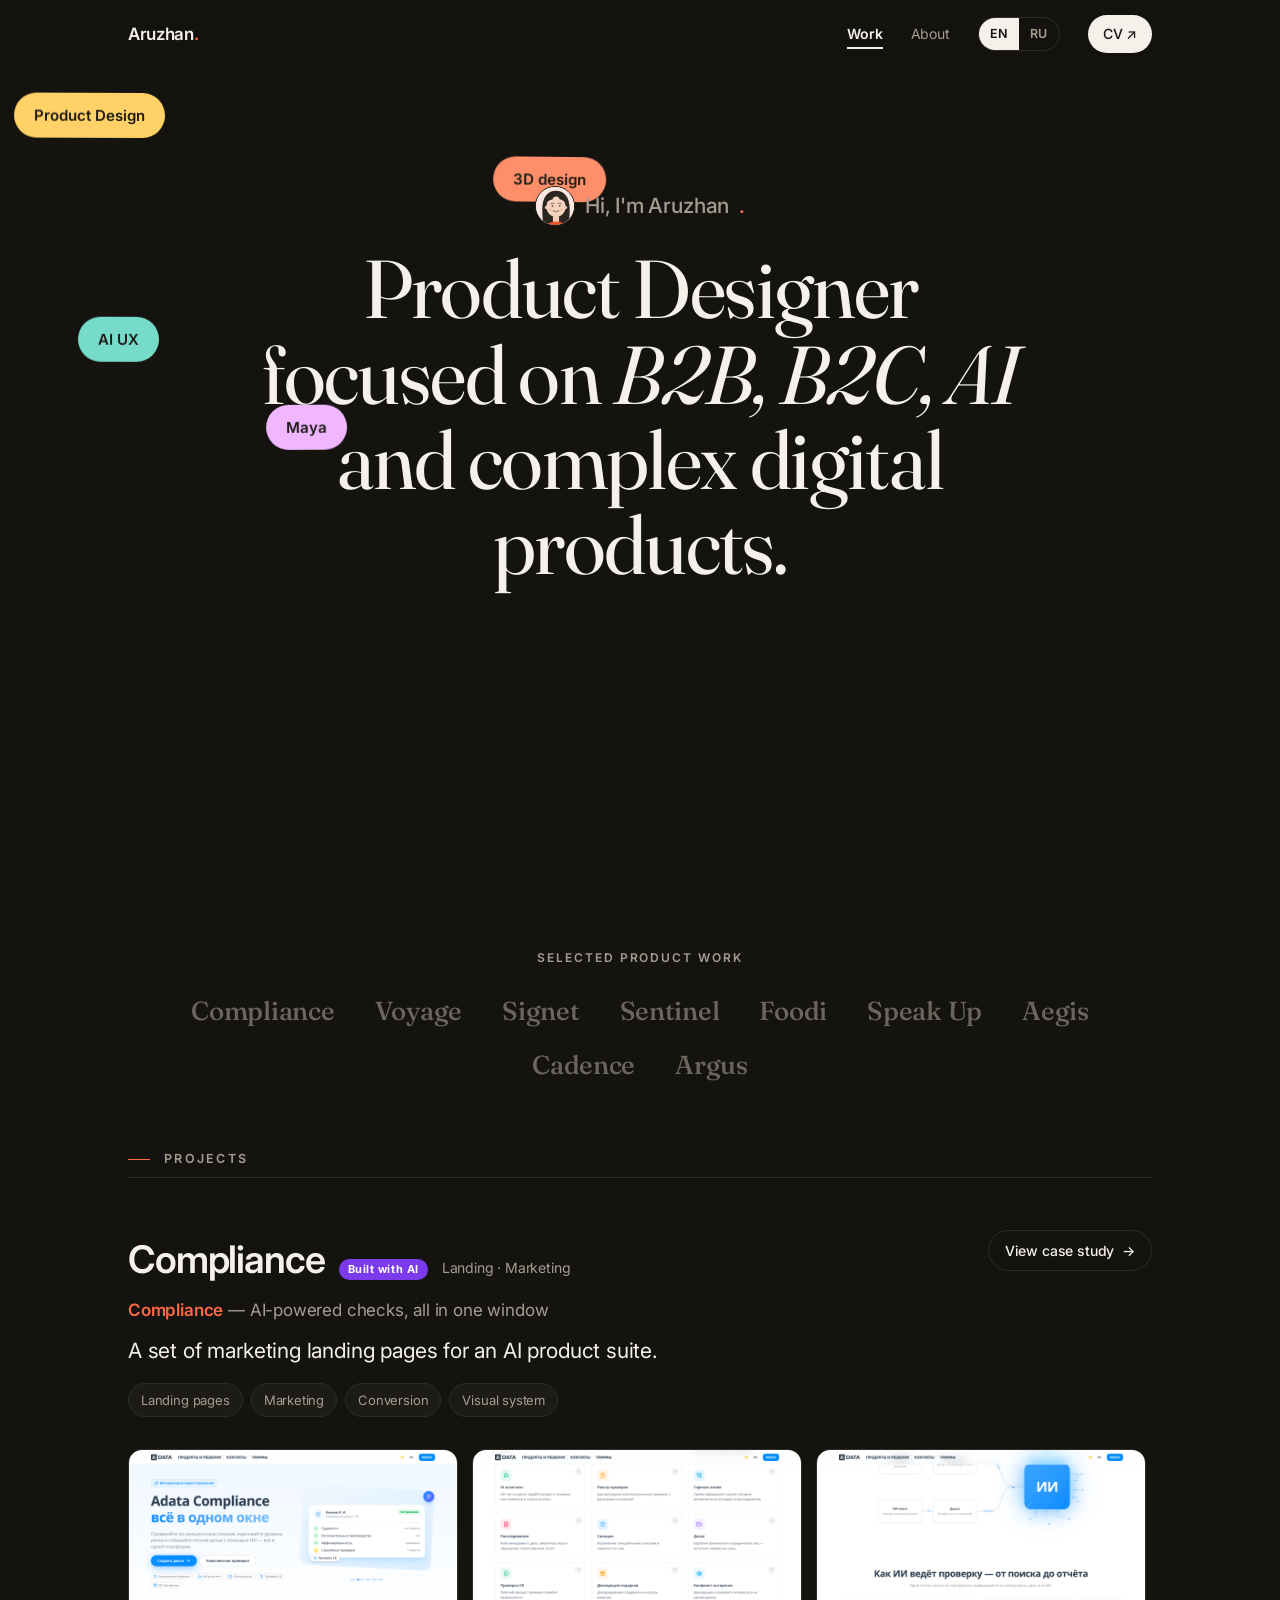
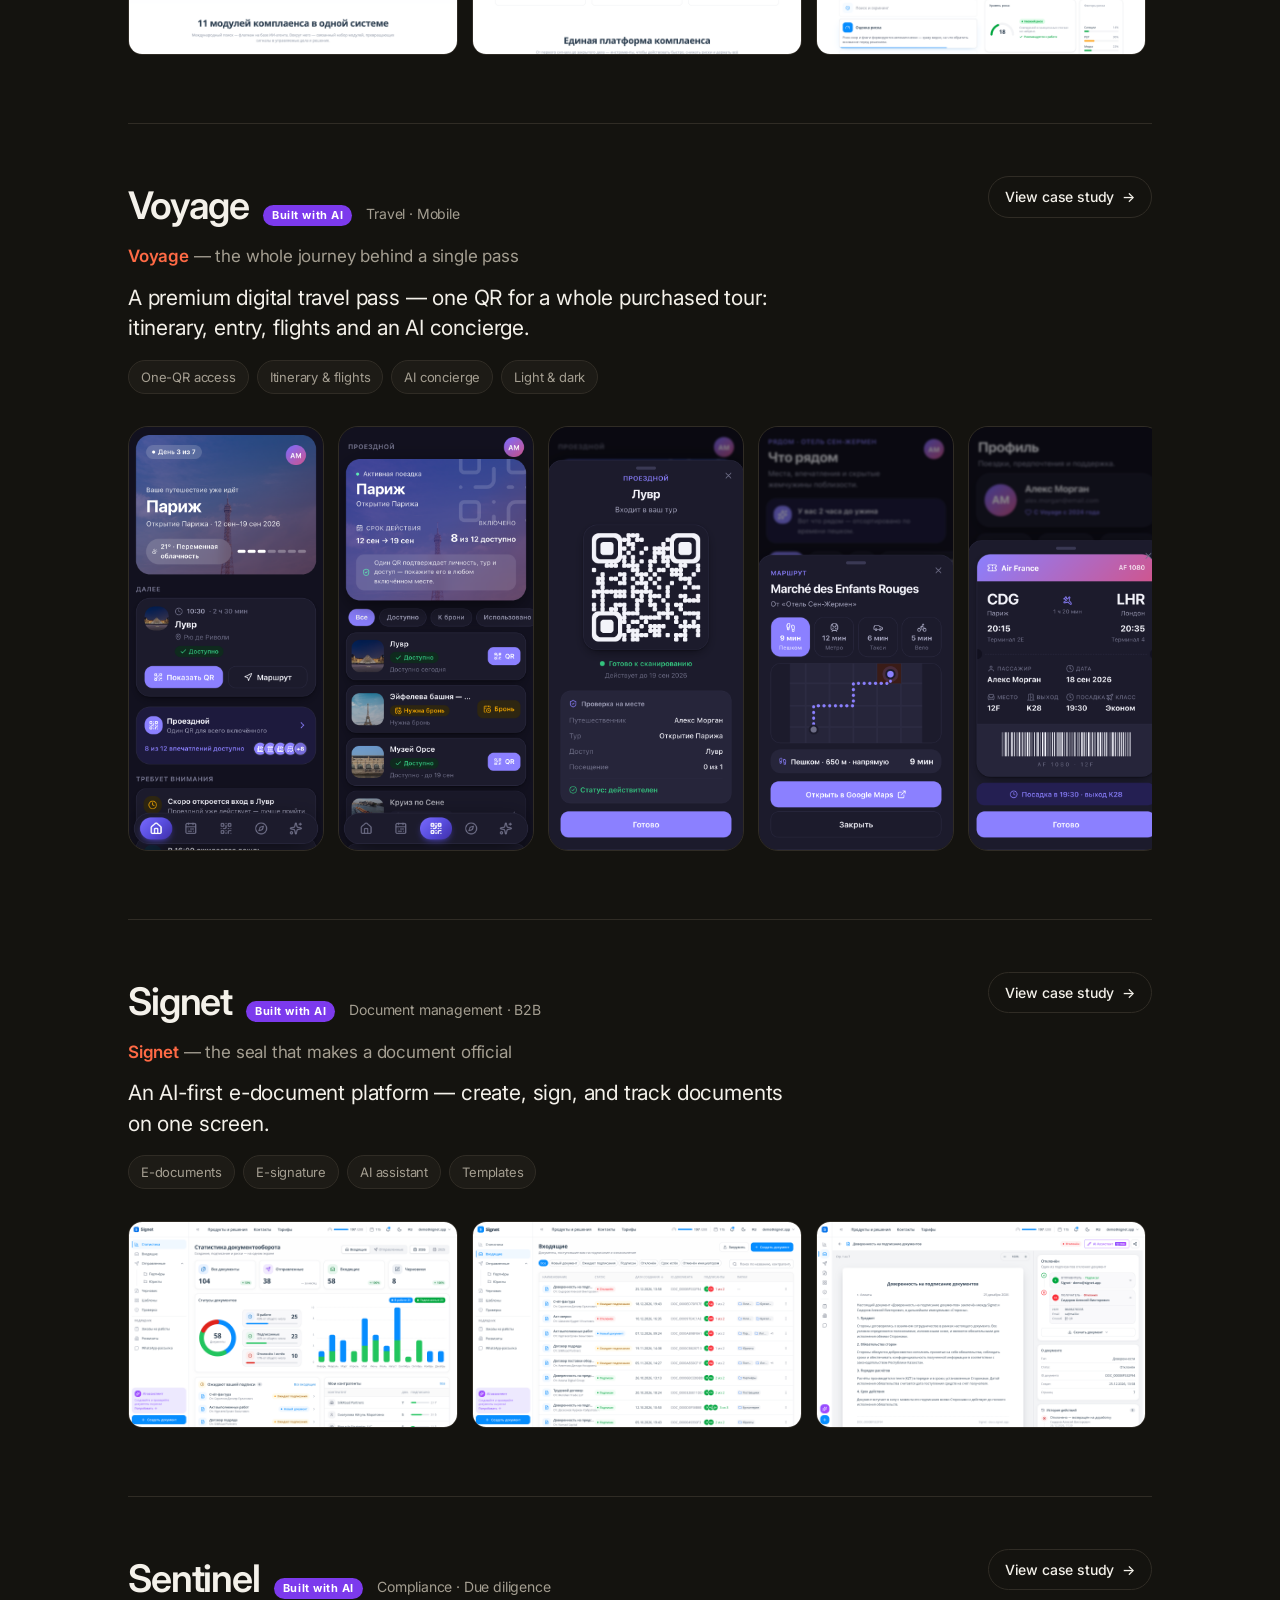
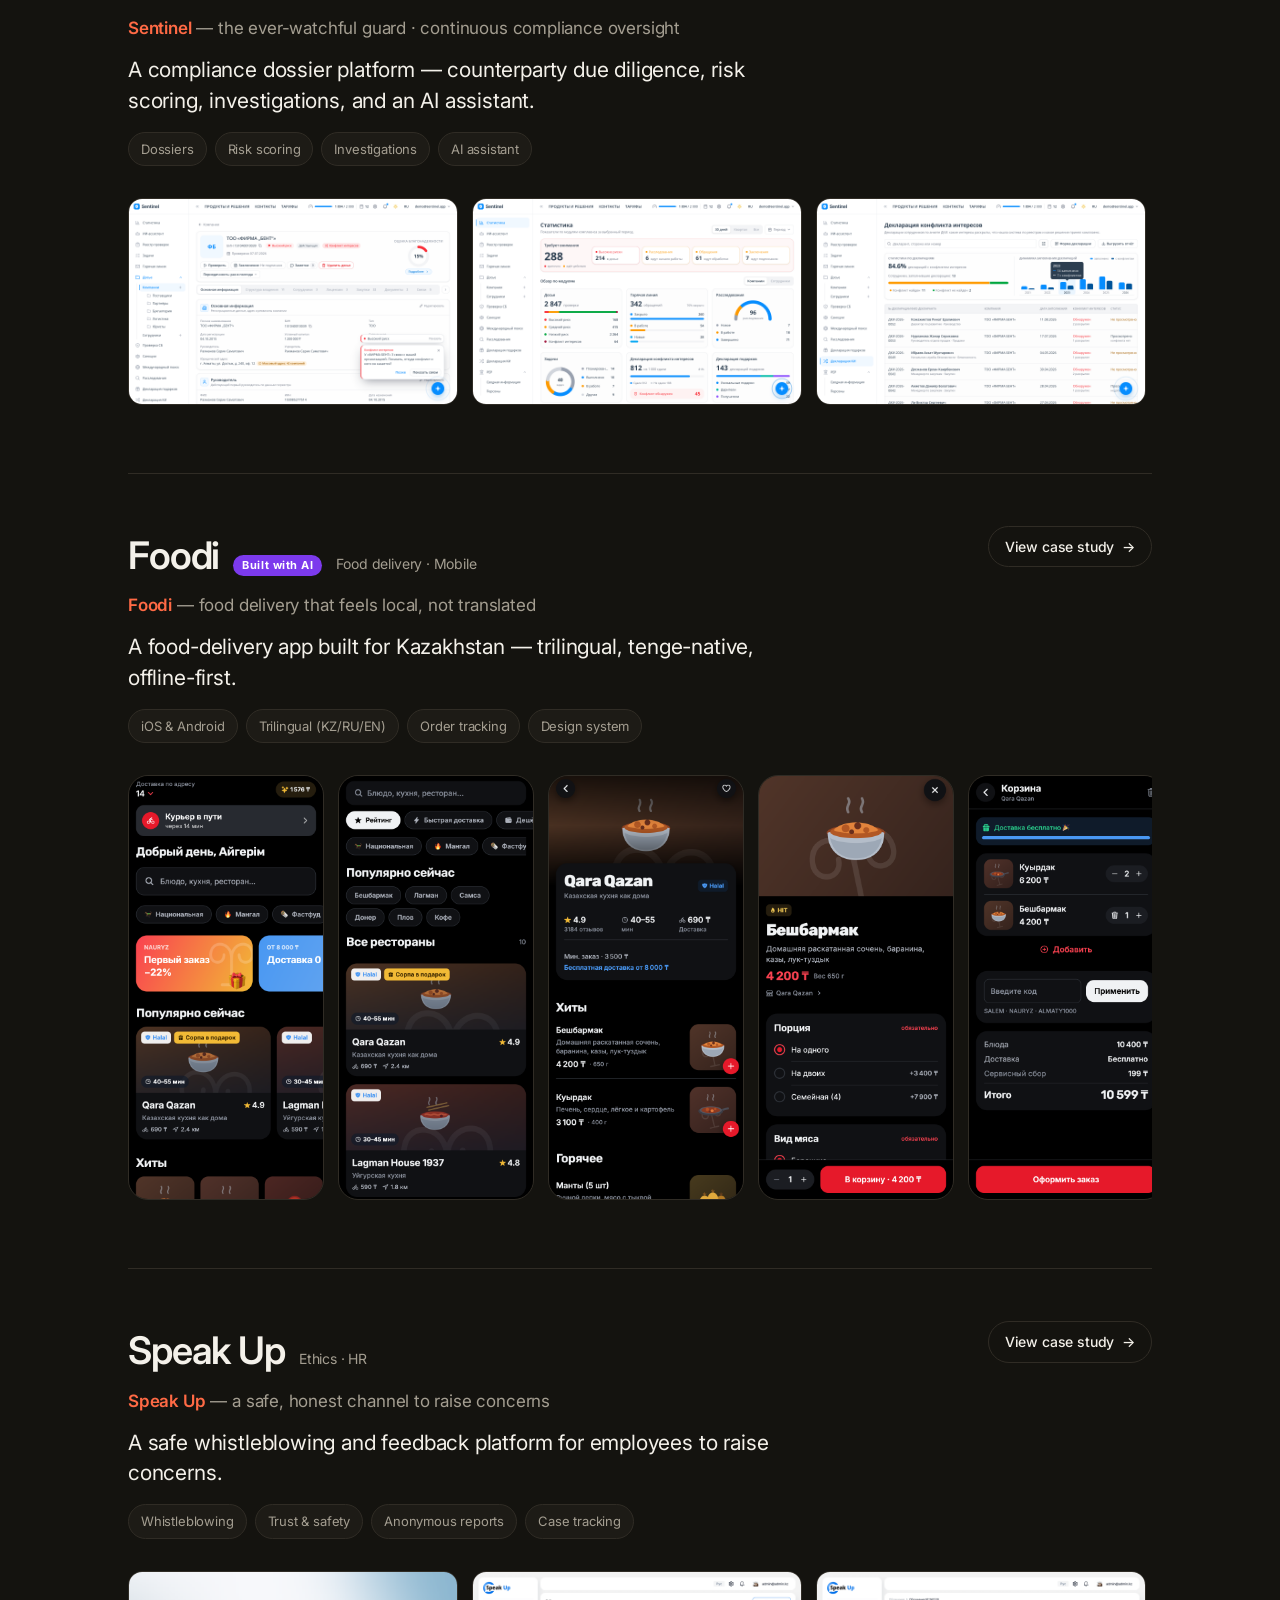
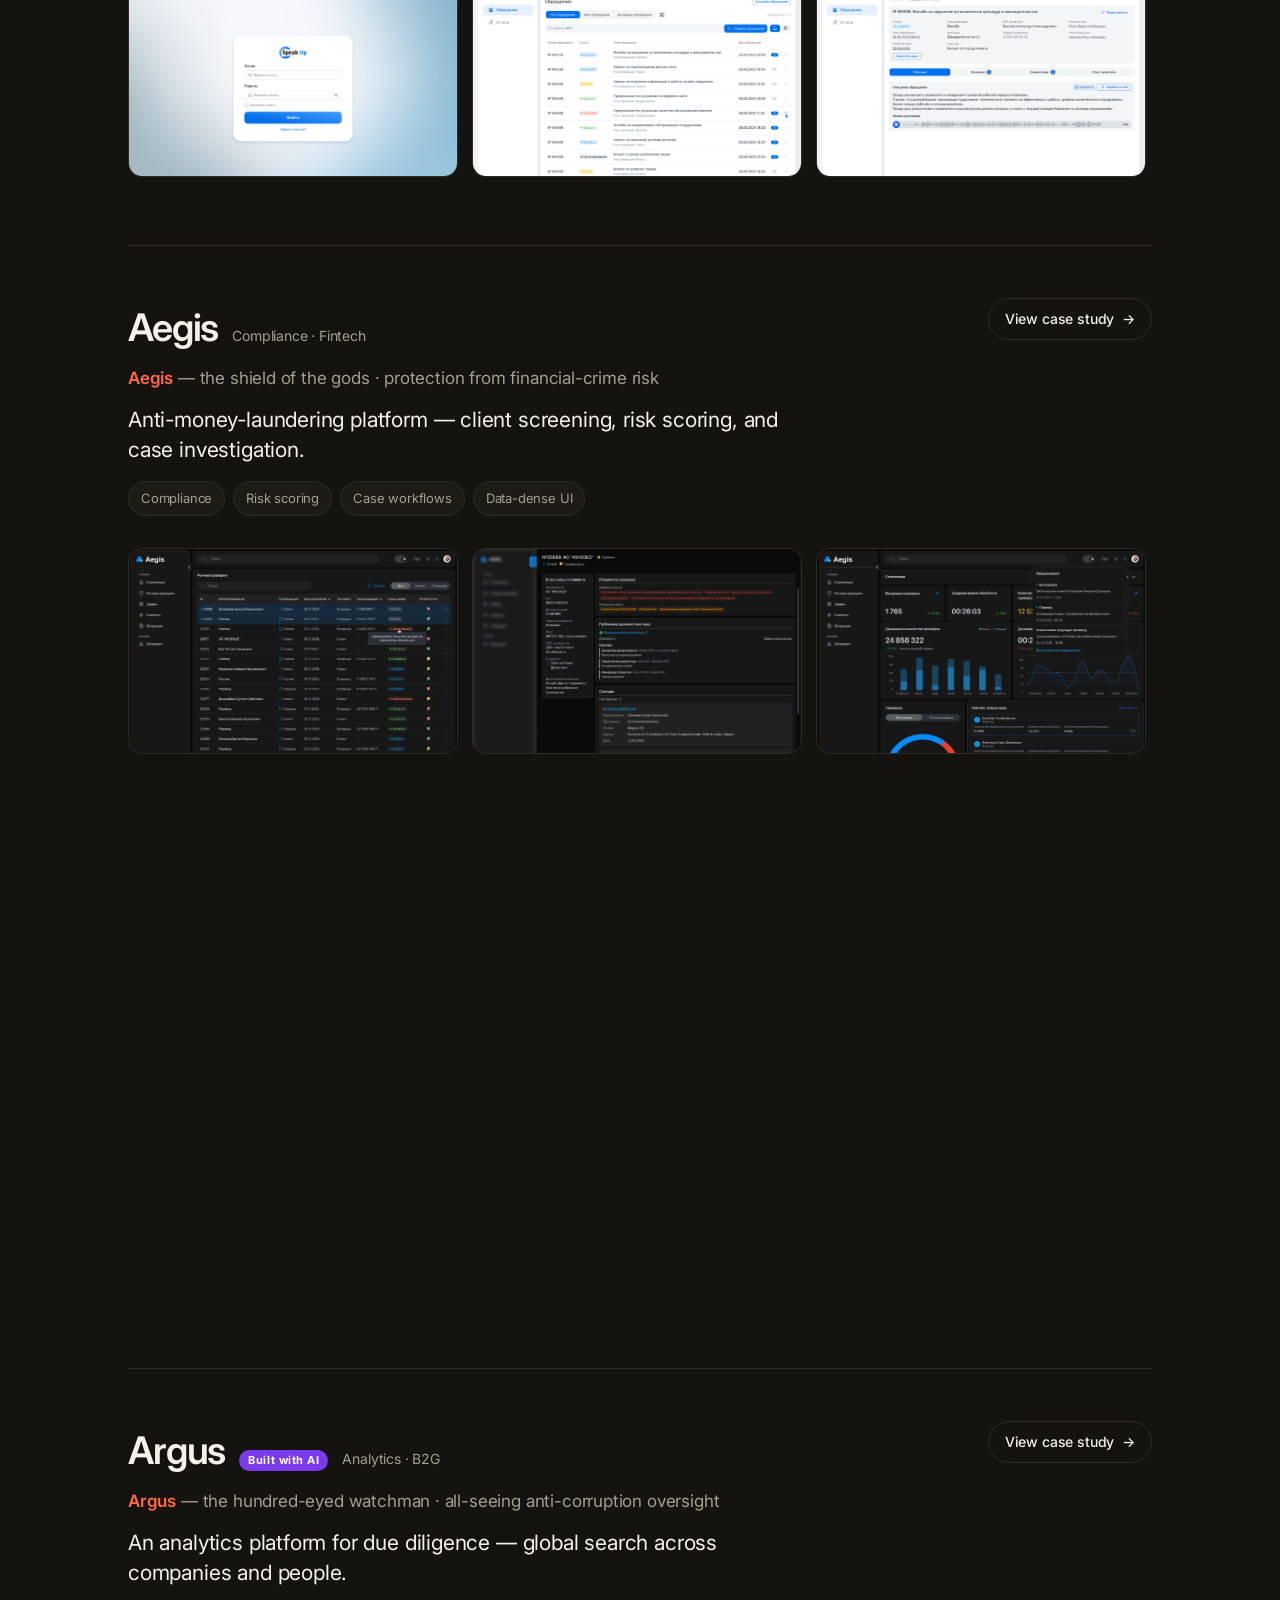
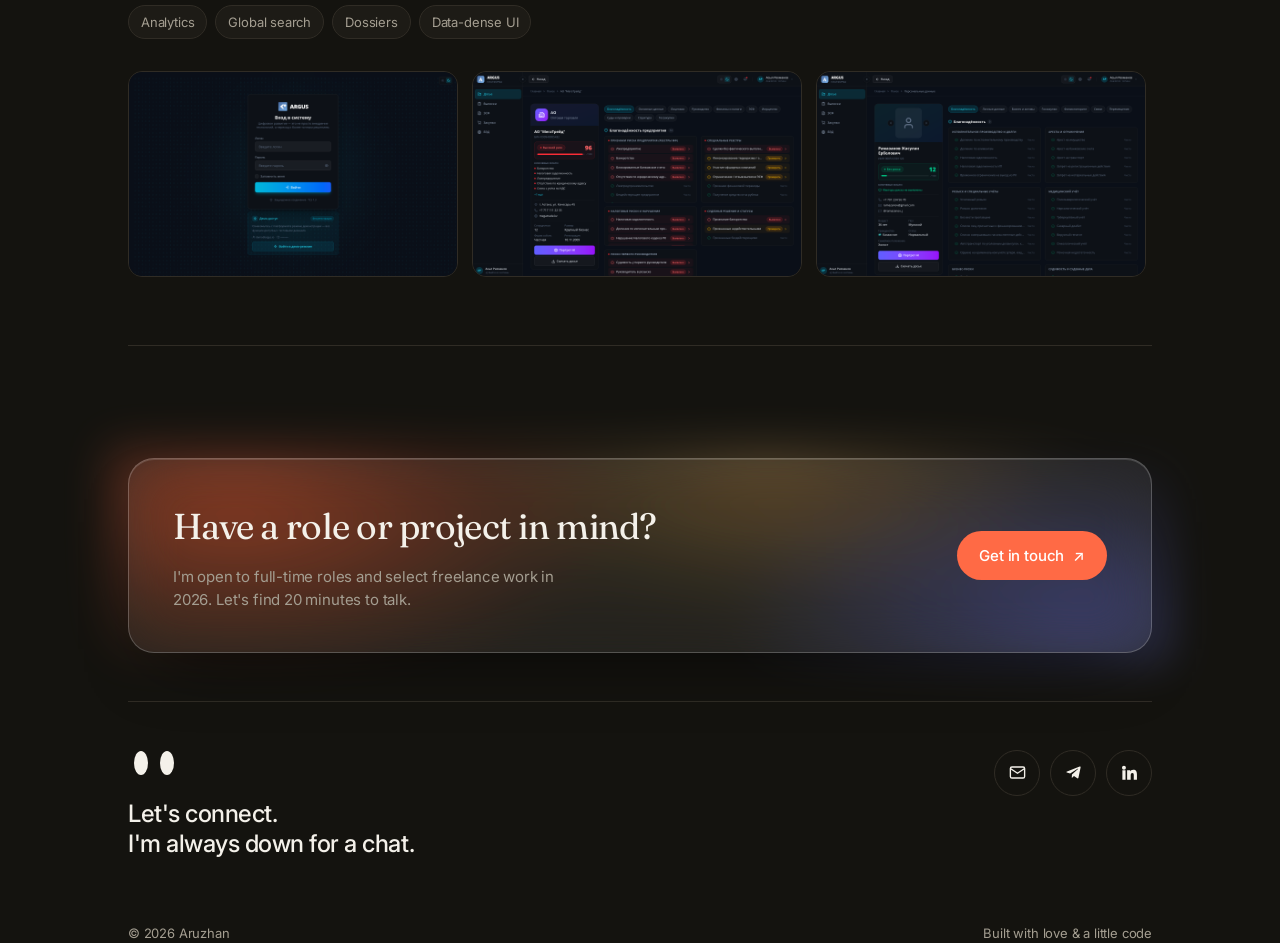
<file: index.html>
<!DOCTYPE html>
<html lang="en">
<head>
<meta charset="UTF-8" />
<meta name="viewport" content="width=device-width, initial-scale=1.0" />
<title>Aruzhan — Product & UX Designer</title>
<meta name="description" content="Aruzhan — Product Designer turning complex products into experiences that feel effortless." />
<link rel="preconnect" href="https://fonts.googleapis.com" />
<link rel="preconnect" href="https://fonts.gstatic.com" crossorigin />
<link href="https://fonts.googleapis.com/css2?family=Inter:opsz,wght@14..32,400;14..32,500;14..32,600;14..32,700&family=Fraunces:ital,opsz,wght@0,9..144,400;0,9..144,500;1,9..144,400;1,9..144,500&display=swap" rel="stylesheet" />
<link rel="stylesheet" href="styles.css" />
<script>(function(){try{if(sessionStorage.getItem('introSeen'))document.documentElement.classList.add('no-intro');document.documentElement.lang=localStorage.getItem('lang')||'en';}catch(e){}})();</script>
</head>
<body>

<div class="intro" id="intro"><span class="intro-name">Portfolio<span class="dot">.</span></span></div>

<nav id="nav">
  <div class="nav-inner">
    <a href="index.html" class="brand">Aruzhan<span class="dot">.</span></a>
    <div class="nav-links">
      <a href="index.html" class="active" data-i18n="nav.work">Work</a>
      <a href="about.html" data-i18n="nav.about">About</a>
      <div class="lang-switch">
        <button type="button" data-lang="en">EN</button>
        <button type="button" data-lang="ru">RU</button>
      </div>
      <a href="resume.pdf" target="_blank" rel="noopener" class="cv" data-i18n="nav.cv">CV ↗</a>
    </div>
  </div>
</nav>

<header class="hero">
  <div class="wrap">
    <div class="hero-inner">
      <p class="hello reveal">
        <span class="avatar">
          <svg viewBox="0 0 440 440" fill="none" xmlns="http://www.w3.org/2000/svg" aria-label="Aruzhan">
            <rect width="440" height="440" fill="#fbe7df"/>
            <path d="M112 230 C112 130 160 84 220 84 C280 84 328 130 328 230 C328 300 318 360 312 400 L128 400 C122 360 112 300 112 230 Z" fill="#2b2620"/>
            <rect x="196" y="270" width="48" height="80" rx="22" fill="#f3cdb5"/>
            <path d="M118 440 C118 360 162 326 220 326 C278 326 322 360 322 440 Z" fill="#e8552f"/>
            <ellipse cx="220" cy="208" rx="76" ry="84" fill="#f6d3bf"/>
            <circle cx="146" cy="216" r="13" fill="#f3cdb5"/><circle cx="294" cy="216" r="13" fill="#f3cdb5"/>
            <path d="M146 176 C150 118 200 102 222 102 C250 102 298 122 298 186 C298 186 278 156 248 152 C246 136 238 130 222 130 C206 130 196 138 192 154 C176 156 158 164 146 176 Z" fill="#2b2620"/>
            <path d="M178 186 Q192 178 206 185" stroke="#2b2620" stroke-width="4" stroke-linecap="round"/>
            <path d="M236 185 Q250 178 264 186" stroke="#2b2620" stroke-width="4" stroke-linecap="round"/>
            <circle cx="192" cy="204" r="6.5" fill="#2b2620"/><circle cx="250" cy="204" r="6.5" fill="#2b2620"/>
            <path d="M198 242 Q221 260 244 242" stroke="#2b2620" stroke-width="4.5" stroke-linecap="round"/>
            <ellipse cx="178" cy="232" rx="11" ry="6.5" fill="#e8552f" opacity=".28"/>
            <ellipse cx="262" cy="232" rx="11" ry="6.5" fill="#e8552f" opacity=".28"/>
          </svg>
        </span>
        <span data-i18n="hero.hello">Hi, I'm Aruzhan</span><span class="dot" style="color:var(--accent)">.</span>
      </p>
      <h1 class="reveal" data-i18n="hero.h1">Product Designer focused on <em>B2B, B2C, AI</em> and complex digital products.</h1>
    </div>
  </div>
  <div class="pill-field" id="pillField"></div>
</header>

<main class="wrap">
  <div class="trusted reveal">
    <span class="trusted-label" data-i18n="trusted.label">Selected product work</span>
    <div class="logos">
      <span>Compliance</span><span>Voyage</span><span>Signet</span><span>Sentinel</span><span>Foodi</span><span>Speak&nbsp;Up</span><span>Aegis</span><span>Cadence</span><span>Argus</span>
    </div>
  </div>

  <section class="projects">
    <div class="proj-head reveal"><span data-i18n="projects.head">Projects</span></div>
    <div class="work-list" id="workList"></div>
  </section>

  <!-- CTA -->
  <section class="services">
    <div class="cta-wrap reveal">
      <div class="cta-glow" aria-hidden="true"></div>
      <div class="cta-band">
        <div>
          <h3 data-i18n="cta.h3">Have a role or project in mind?</h3>
          <p data-i18n="cta.p">I'm open to full-time roles and select freelance work in 2026. Let's find 20 minutes to talk.</p>
        </div>
        <a class="btn btn-accent" href="https://t.me/dzhmnklva" target="_blank" rel="noopener"><span data-i18n="cta.btn">Get in touch</span> <span class="arrow">↗</span></a>
      </div>
    </div>
  </section>
</main>

<footer class="wrap">
  <div class="foot-top reveal">
    <div>
      <div class="foot-eyes" aria-hidden="true">
        <svg width="52" height="26" viewBox="0 0 52 26" fill="currentColor"><ellipse cx="13" cy="13" rx="7" ry="12"/><ellipse cx="39" cy="13" rx="7" ry="12"/></svg>
      </div>
      <p class="foot-msg" data-i18n="foot.msg">Let's connect.<br>I'm always down for a chat.</p>
    </div>
    <div class="foot-icons">
      <a href="mailto:dzhmnklva@gmail.com" aria-label="Email"><svg viewBox="0 0 24 24" fill="none" stroke="currentColor" stroke-width="1.7"><rect x="3" y="5" width="18" height="14" rx="2"/><path d="M3 7l9 6 9-6"/></svg></a>
      <a href="https://t.me/dzhmnklva" target="_blank" rel="noopener" aria-label="Telegram"><svg viewBox="0 0 24 24" fill="currentColor"><path d="M9.78 18.65l.28-4.23 7.68-6.92c.34-.31-.07-.46-.52-.19L7.74 13.3 3.64 12c-.88-.25-.89-.86.2-1.3l15.97-6.16c.73-.33 1.43.18 1.15 1.3l-2.72 12.81c-.19.91-.74 1.13-1.5.71L12.6 16.3l-1.99 1.93c-.23.23-.42.42-.83.42z"/></svg></a>
      <a href="https://www.linkedin.com/in/%D0%B0%D1%80%D1%83%D0%B6%D0%B0%D0%BD-%D0%B4%D0%B6%D0%B0%D0%BC%D0%B0%D0%BD%D0%BA%D1%83%D0%BB%D0%BE%D0%B2%D0%B0-1654aa2b6/" target="_blank" rel="noopener" aria-label="LinkedIn"><svg viewBox="0 0 24 24" fill="currentColor"><path d="M4.98 3.5A2.5 2.5 0 1 1 5 8.5a2.5 2.5 0 0 1 0-5zM3 9h4v12H3zM9 9h3.8v1.7h.05c.53-1 1.83-2.05 3.77-2.05 4.03 0 4.78 2.65 4.78 6.1V21h-4v-5.4c0-1.3 0-2.95-1.8-2.95s-2.08 1.4-2.08 2.85V21H9z"/></svg></a>
    </div>
  </div>
  <div class="foot-bottom">
    <span>© 2026 Aruzhan</span>
    <span data-i18n="foot.built">Built with love & a little code</span>
  </div>
</footer>

<script src="main.js"></script>
</body>
</html>
</file>
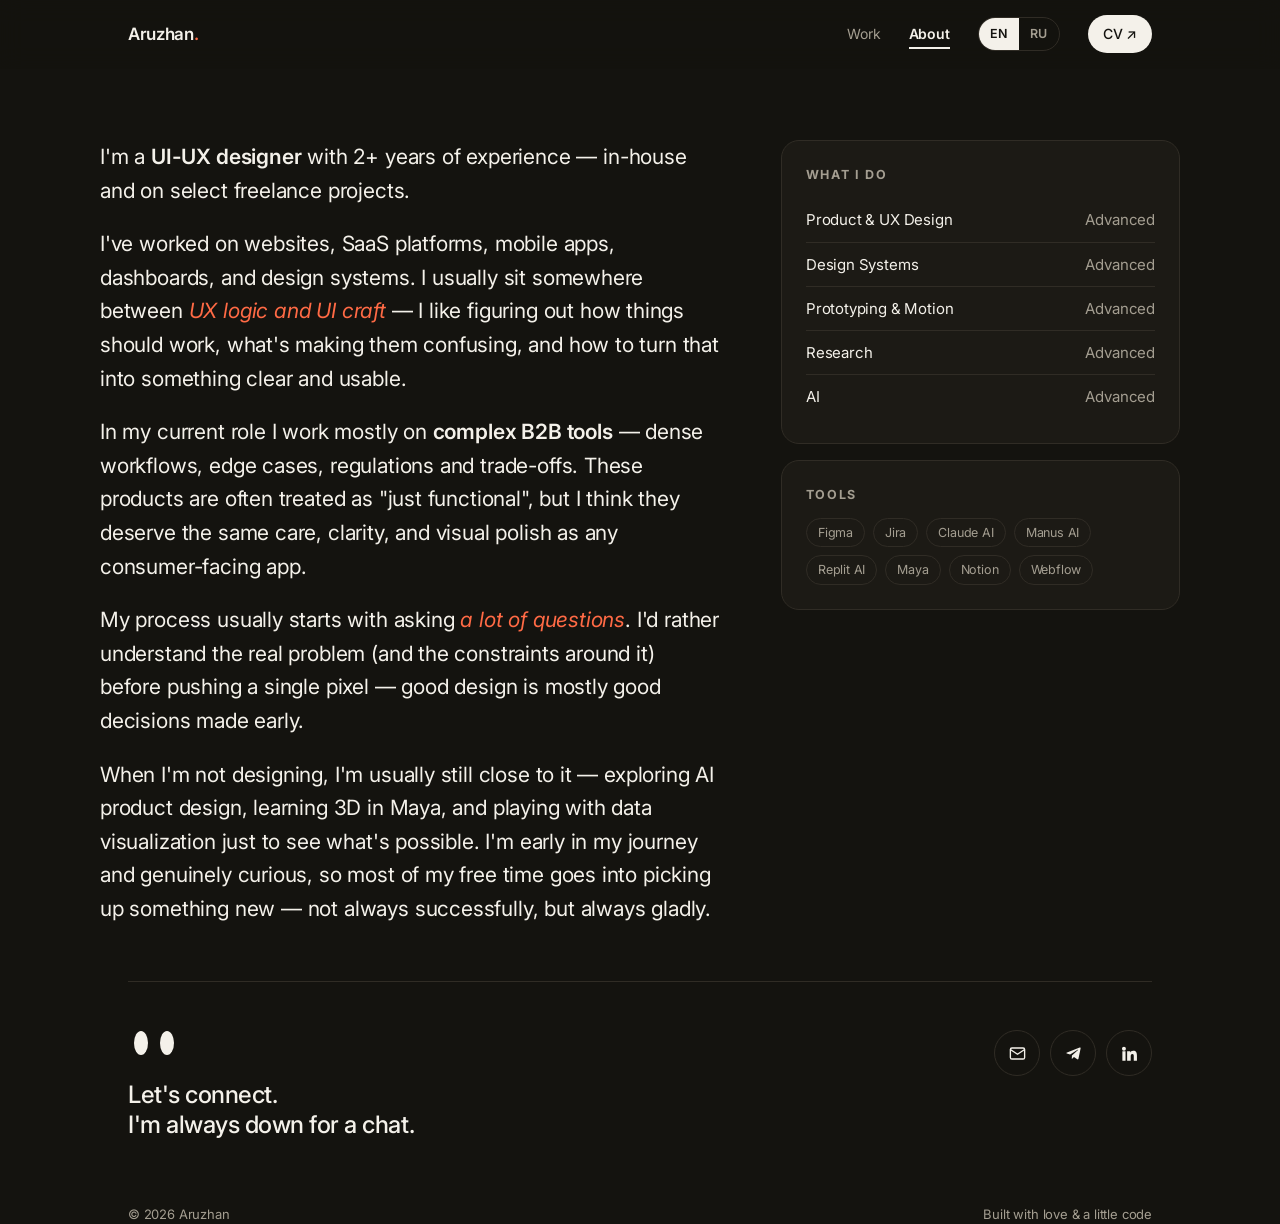
<file: about.html>
<!DOCTYPE html>
<html lang="en">
<head>
<meta charset="UTF-8" />
<meta name="viewport" content="width=device-width, initial-scale=1.0" />
<title>About — Aruzhan</title>
<meta name="description" content="About Aruzhan — an end-to-end Product Designer who sits between UX logic and UI craft." />
<link rel="preconnect" href="https://fonts.googleapis.com" />
<link rel="preconnect" href="https://fonts.gstatic.com" crossorigin />
<link href="https://fonts.googleapis.com/css2?family=Inter:opsz,wght@14..32,400;14..32,500;14..32,600;14..32,700&family=Fraunces:ital,opsz,wght@0,9..144,400;0,9..144,500;1,9..144,400;1,9..144,500&display=swap" rel="stylesheet" />
<link rel="stylesheet" href="styles.css" />
<script>(function(){try{document.documentElement.lang=localStorage.getItem('lang')||'en';}catch(e){}})();</script>
</head>
<body>

<nav id="nav">
  <div class="nav-inner">
    <a href="index.html" class="brand">Aruzhan<span class="dot">.</span></a>
    <div class="nav-links">
      <a href="index.html" data-i18n="nav.work">Work</a>
      <a href="about.html" class="active" data-i18n="nav.about">About</a>
      <div class="lang-switch">
        <button type="button" data-lang="en">EN</button>
        <button type="button" data-lang="ru">RU</button>
      </div>
      <a href="resume.pdf" target="_blank" rel="noopener" class="cv" data-i18n="nav.cv">CV ↗</a>
    </div>
  </div>
</nav>

<main class="about-body wrap">
  <div class="lede reveal">
    <p data-i18n="about.p1">I'm a <b>UI-UX designer</b> with 2+ years of experience — in-house and on select freelance projects.</p>
    <p data-i18n="about.p2">I've worked on websites, SaaS platforms, mobile apps, dashboards, and design systems. I usually sit somewhere between <em>UX logic and UI craft</em> — I like figuring out how things should work, what's making them confusing, and how to turn that into something clear and usable.</p>
    <p data-i18n="about.p3">In my current role I work mostly on <b>complex B2B tools</b> — dense workflows, edge cases, regulations and trade-offs. These products are often treated as "just functional", but I think they deserve the same care, clarity, and visual polish as any consumer-facing app.</p>
    <p data-i18n="about.p4">My process usually starts with asking <em>a lot of questions</em>. I'd rather understand the real problem (and the constraints around it) before pushing a single pixel — good design is mostly good decisions made early.</p>
    <p data-i18n="about.p5">When I'm not designing, you'll usually find me drawing, planning my next trip, keeping up with celebrity drama (my guilty pleasure), or trying a new creative hobby — not always successfully.</p>
  </div>
  <aside class="reveal">
    <div class="panel">
      <h4 data-i18n="about.whatido">What I do</h4>
      <div class="skill-row"><span data-i18n="about.sk1">Product &amp; UX Design</span><span data-i18n="about.lv1">Advanced</span></div>
      <div class="skill-row"><span data-i18n="about.sk2">Design Systems</span><span data-i18n="about.lv2">Advanced</span></div>
      <div class="skill-row"><span data-i18n="about.sk3">Prototyping &amp; Motion</span><span data-i18n="about.lv3">Advanced</span></div>
      <div class="skill-row"><span data-i18n="about.sk4">Research</span><span data-i18n="about.lv4">Advanced</span></div>
      <div class="skill-row"><span data-i18n="about.sk5">AI</span><span data-i18n="about.lv5">Advanced</span></div>
    </div>
    <div class="panel">
      <h4 data-i18n="about.tools">Tools</h4>
      <div class="tools">
        <span class="tag">Figma</span><span class="tag">Jira</span><span class="tag">Claude AI</span><span class="tag">Manus AI</span>
        <span class="tag">Replit AI</span><span class="tag">Maya</span><span class="tag">Notion</span><span class="tag">Webflow</span>
      </div>
    </div>
  </aside>
</main>

<footer class="wrap">
  <div class="foot-top reveal">
    <div>
      <div class="foot-eyes" aria-hidden="true">
        <svg width="52" height="26" viewBox="0 0 52 26" fill="currentColor"><ellipse cx="13" cy="13" rx="7" ry="12"/><ellipse cx="39" cy="13" rx="7" ry="12"/></svg>
      </div>
      <p class="foot-msg" data-i18n="foot.msg">Let's connect.<br>I'm always down for a chat.</p>
    </div>
    <div class="foot-icons">
      <a href="mailto:dzhmnklva@gmail.com" aria-label="Email"><svg viewBox="0 0 24 24" fill="none" stroke="currentColor" stroke-width="1.7"><rect x="3" y="5" width="18" height="14" rx="2"/><path d="M3 7l9 6 9-6"/></svg></a>
      <a href="https://t.me/dzhmnklva" target="_blank" rel="noopener" aria-label="Telegram"><svg viewBox="0 0 24 24" fill="currentColor"><path d="M9.78 18.65l.28-4.23 7.68-6.92c.34-.31-.07-.46-.52-.19L7.74 13.3 3.64 12c-.88-.25-.89-.86.2-1.3l15.97-6.16c.73-.33 1.43.18 1.15 1.3l-2.72 12.81c-.19.91-.74 1.13-1.5.71L12.6 16.3l-1.99 1.93c-.23.23-.42.42-.83.42z"/></svg></a>
      <a href="https://www.linkedin.com/in/%D0%B0%D1%80%D1%83%D0%B6%D0%B0%D0%BD-%D0%B4%D0%B6%D0%B0%D0%BC%D0%B0%D0%BD%D0%BA%D1%83%D0%BB%D0%BE%D0%B2%D0%B0-1654aa2b6/" target="_blank" rel="noopener" aria-label="LinkedIn"><svg viewBox="0 0 24 24" fill="currentColor"><path d="M4.98 3.5A2.5 2.5 0 1 1 5 8.5a2.5 2.5 0 0 1 0-5zM3 9h4v12H3zM9 9h3.8v1.7h.05c.53-1 1.83-2.05 3.77-2.05 4.03 0 4.78 2.65 4.78 6.1V21h-4v-5.4c0-1.3 0-2.95-1.8-2.95s-2.08 1.4-2.08 2.85V21H9z"/></svg></a>
    </div>
  </div>
  <div class="foot-bottom">
    <span>© 2026 Aruzhan</span>
    <span data-i18n="foot.built">Built with love &amp; a little code</span>
  </div>
</footer>

<script src="main.js"></script>
</body>
</html>
</file>
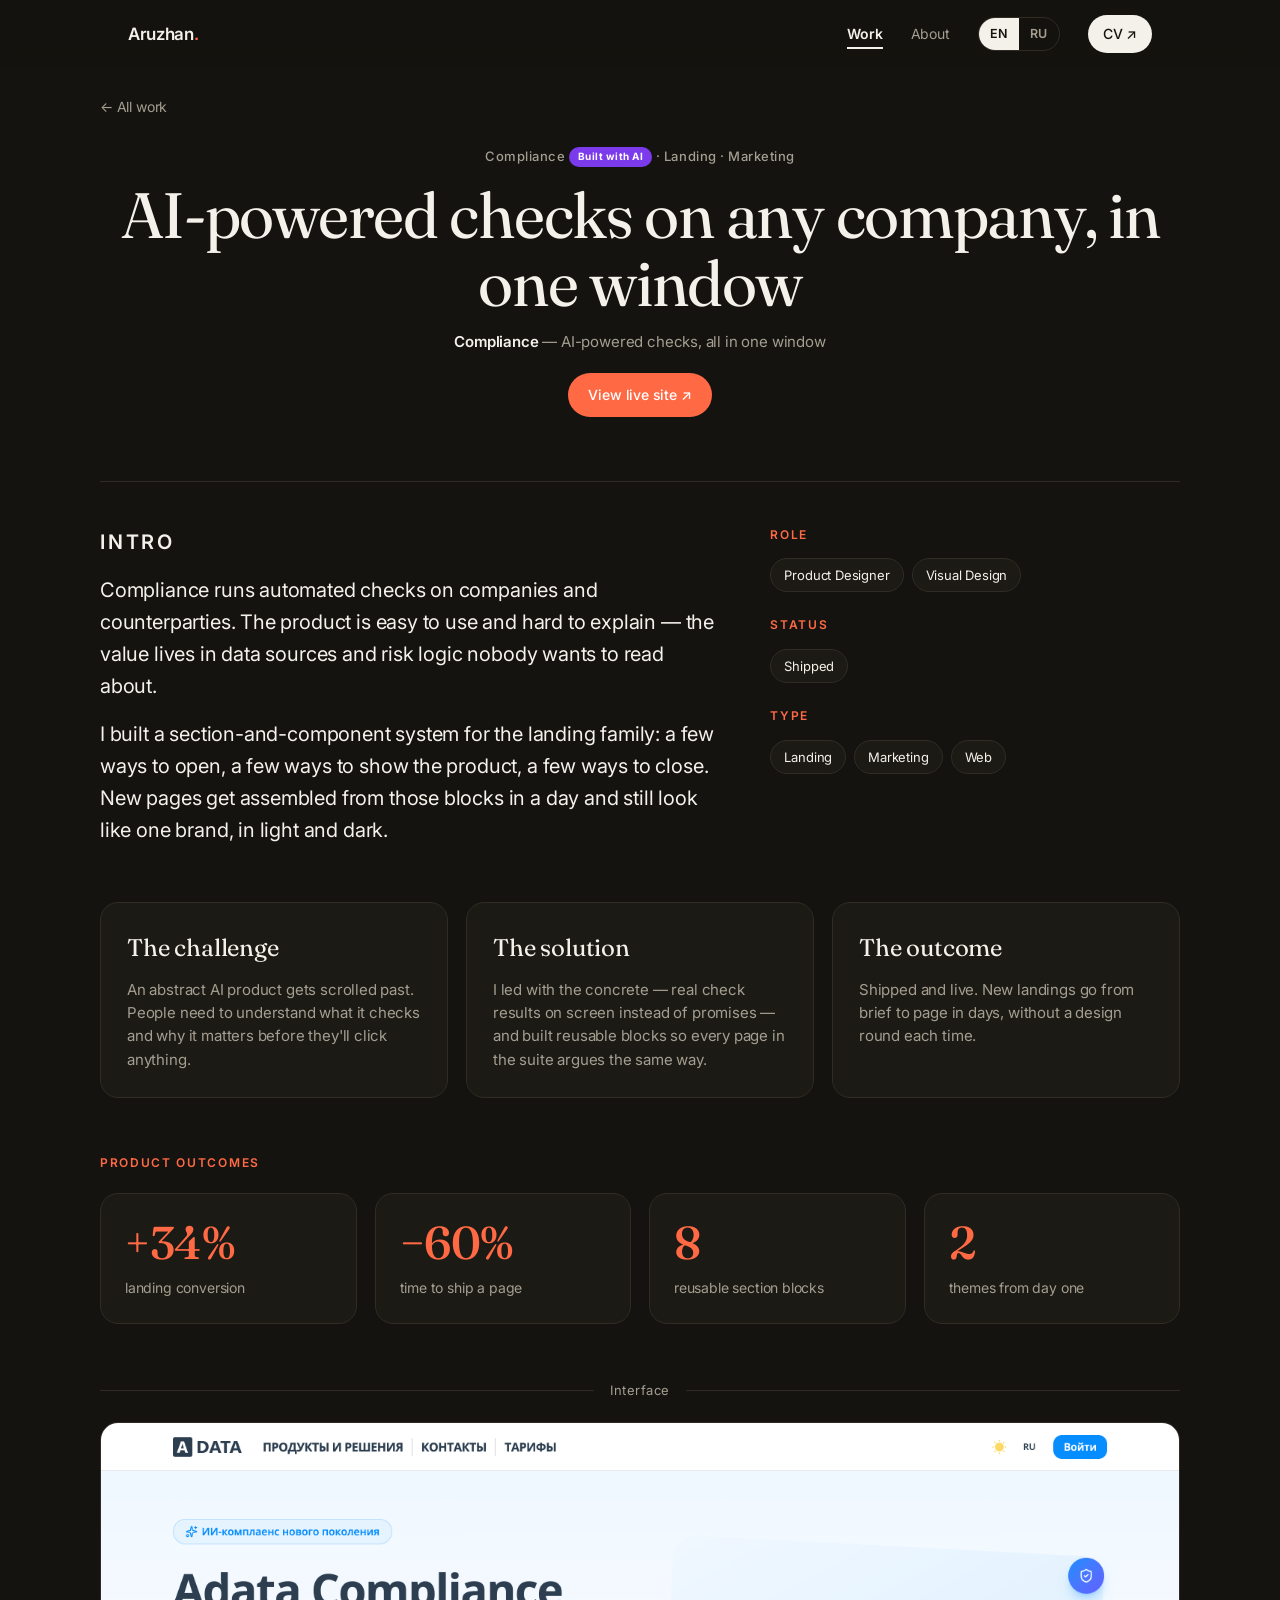
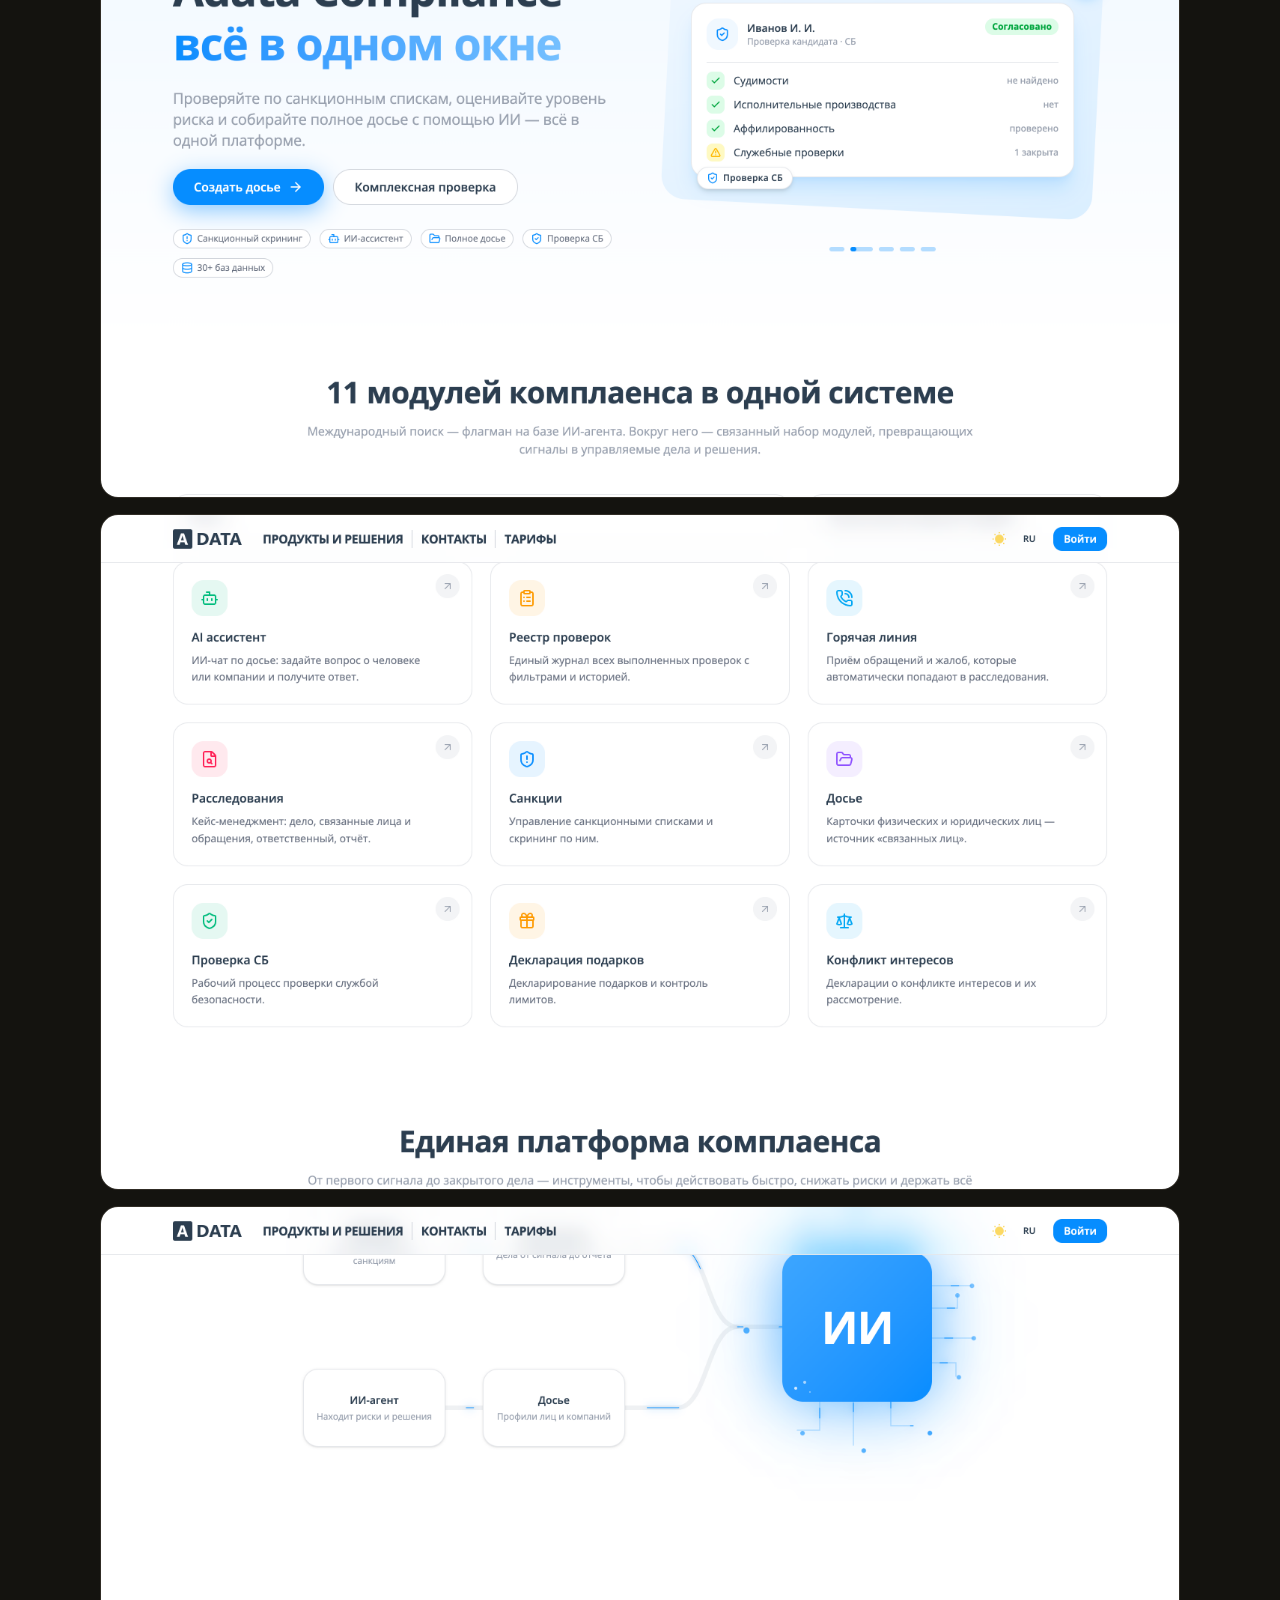
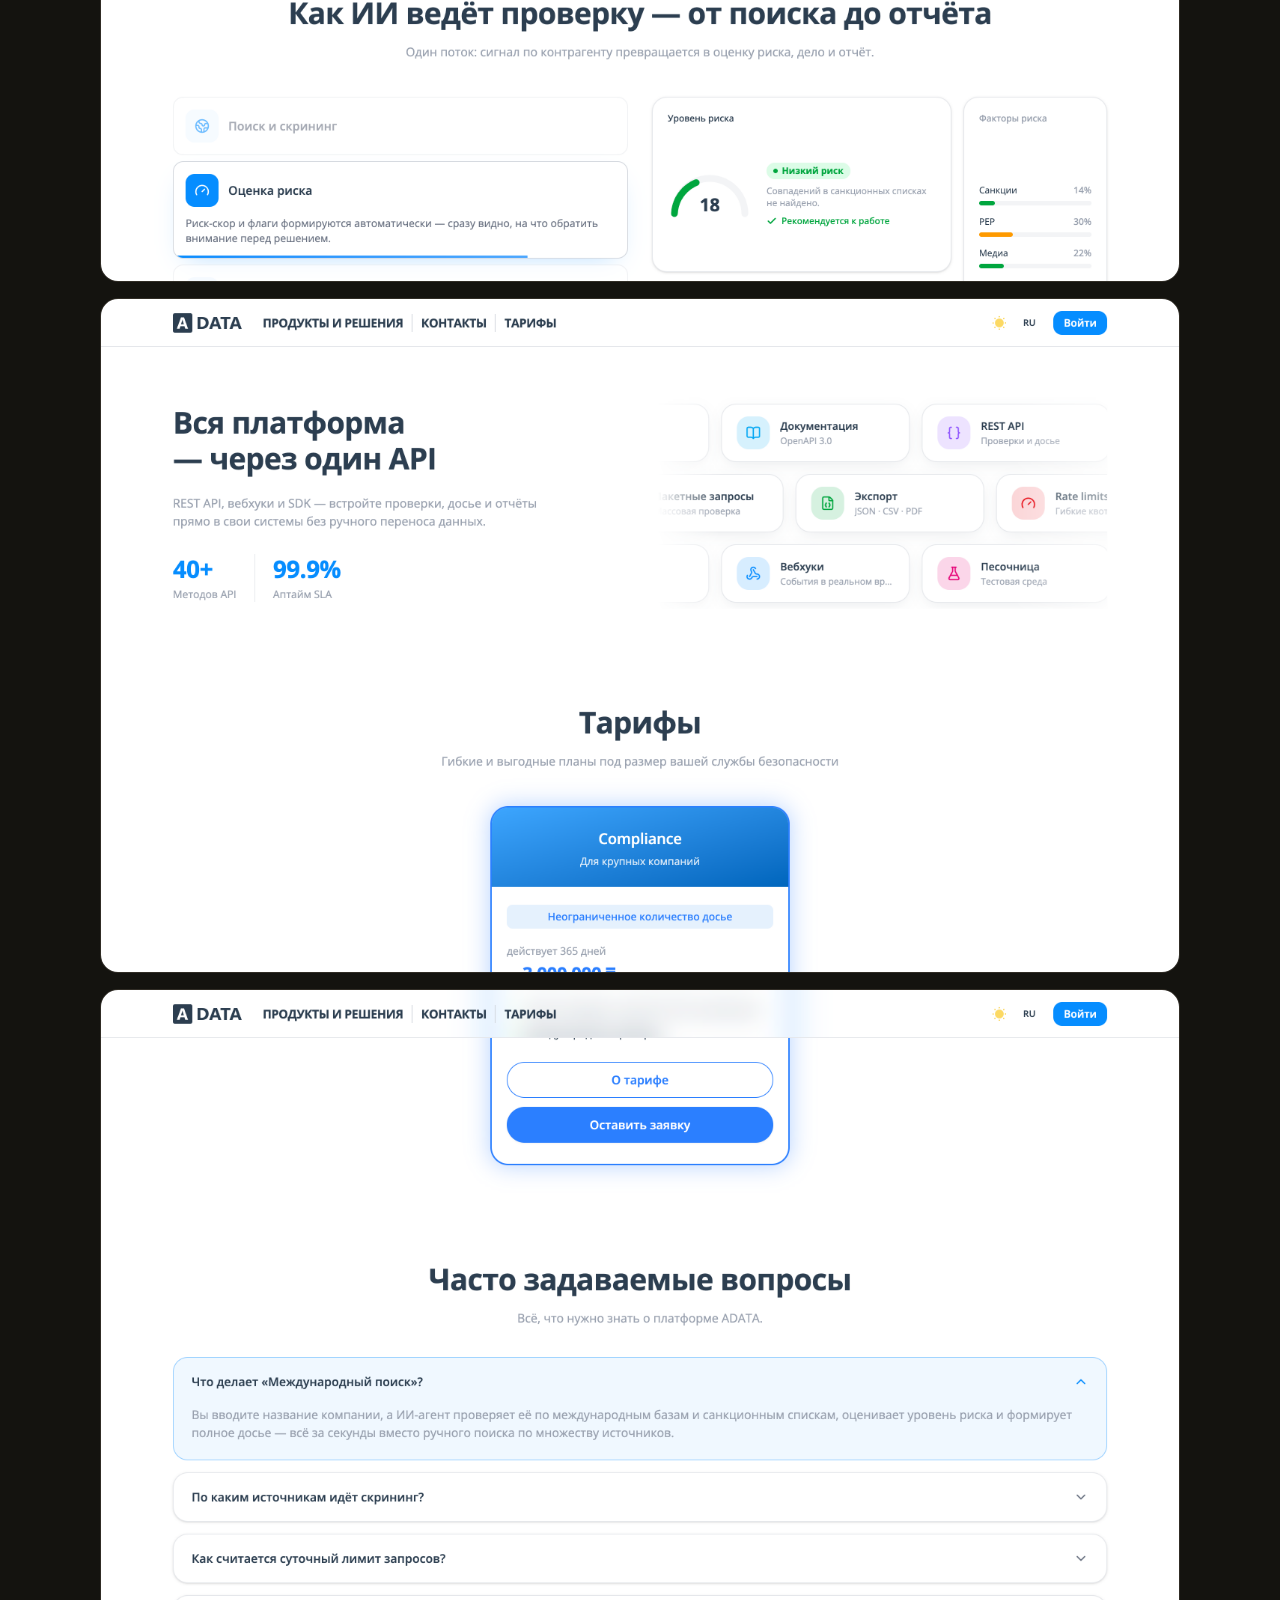
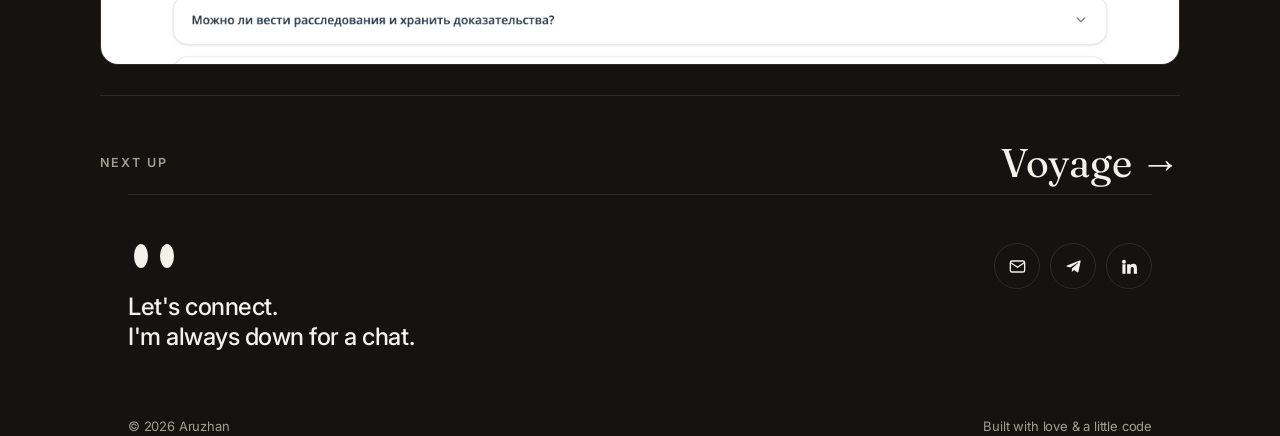
<file: casestudy.html>
<!DOCTYPE html>
<html lang="en">
<head>
<meta charset="UTF-8" />
<meta name="viewport" content="width=device-width, initial-scale=1.0" />
<title>Case study — Aruzhan</title>
<meta name="description" content="A product design case study by Aruzhan." />
<link rel="preconnect" href="https://fonts.googleapis.com" />
<link rel="preconnect" href="https://fonts.gstatic.com" crossorigin />
<link href="https://fonts.googleapis.com/css2?family=Inter:opsz,wght@14..32,400;14..32,500;14..32,600;14..32,700&family=Fraunces:ital,opsz,wght@0,9..144,400;0,9..144,500;1,9..144,400;1,9..144,500&display=swap" rel="stylesheet" />
<link rel="stylesheet" href="styles.css" />
<script>(function(){try{document.documentElement.lang=localStorage.getItem('lang')||'en';}catch(e){}})();</script>
</head>
<body>

<nav id="nav">
  <div class="nav-inner">
    <a href="index.html" class="brand">Aruzhan<span class="dot">.</span></a>
    <div class="nav-links">
      <a href="index.html" class="active" data-i18n="nav.work">Work</a>
      <a href="about.html" data-i18n="nav.about">About</a>
      <div class="lang-switch">
        <button type="button" data-lang="en">EN</button>
        <button type="button" data-lang="ru">RU</button>
      </div>
      <a href="resume.pdf" target="_blank" rel="noopener" class="cv" data-i18n="nav.cv">CV ↗</a>
    </div>
  </div>
</nav>

<main class="cs wrap" id="caseStudy"></main>

<footer class="wrap">
  <div class="foot-top reveal">
    <div>
      <div class="foot-eyes" aria-hidden="true">
        <svg width="52" height="26" viewBox="0 0 52 26" fill="currentColor"><ellipse cx="13" cy="13" rx="7" ry="12"/><ellipse cx="39" cy="13" rx="7" ry="12"/></svg>
      </div>
      <p class="foot-msg" data-i18n="foot.msg">Let's connect.<br>I'm always down for a chat.</p>
    </div>
    <div class="foot-icons">
      <a href="mailto:dzhmnklva@gmail.com" aria-label="Email"><svg viewBox="0 0 24 24" fill="none" stroke="currentColor" stroke-width="1.7"><rect x="3" y="5" width="18" height="14" rx="2"/><path d="M3 7l9 6 9-6"/></svg></a>
      <a href="https://t.me/dzhmnklva" target="_blank" rel="noopener" aria-label="Telegram"><svg viewBox="0 0 24 24" fill="currentColor"><path d="M9.78 18.65l.28-4.23 7.68-6.92c.34-.31-.07-.46-.52-.19L7.74 13.3 3.64 12c-.88-.25-.89-.86.2-1.3l15.97-6.16c.73-.33 1.43.18 1.15 1.3l-2.72 12.81c-.19.91-.74 1.13-1.5.71L12.6 16.3l-1.99 1.93c-.23.23-.42.42-.83.42z"/></svg></a>
      <a href="https://www.linkedin.com/in/%D0%B0%D1%80%D1%83%D0%B6%D0%B0%D0%BD-%D0%B4%D0%B6%D0%B0%D0%BC%D0%B0%D0%BD%D0%BA%D1%83%D0%BB%D0%BE%D0%B2%D0%B0-1654aa2b6/" target="_blank" rel="noopener" aria-label="LinkedIn"><svg viewBox="0 0 24 24" fill="currentColor"><path d="M4.98 3.5A2.5 2.5 0 1 1 5 8.5a2.5 2.5 0 0 1 0-5zM3 9h4v12H3zM9 9h3.8v1.7h.05c.53-1 1.83-2.05 3.77-2.05 4.03 0 4.78 2.65 4.78 6.1V21h-4v-5.4c0-1.3 0-2.95-1.8-2.95s-2.08 1.4-2.08 2.85V21H9z"/></svg></a>
    </div>
  </div>
  <div class="foot-bottom">
    <span>© 2026 Aruzhan</span>
    <span data-i18n="foot.built">Built with love &amp; a little code</span>
  </div>
</footer>

<script src="main.js"></script>
</body>
</html>
</file>
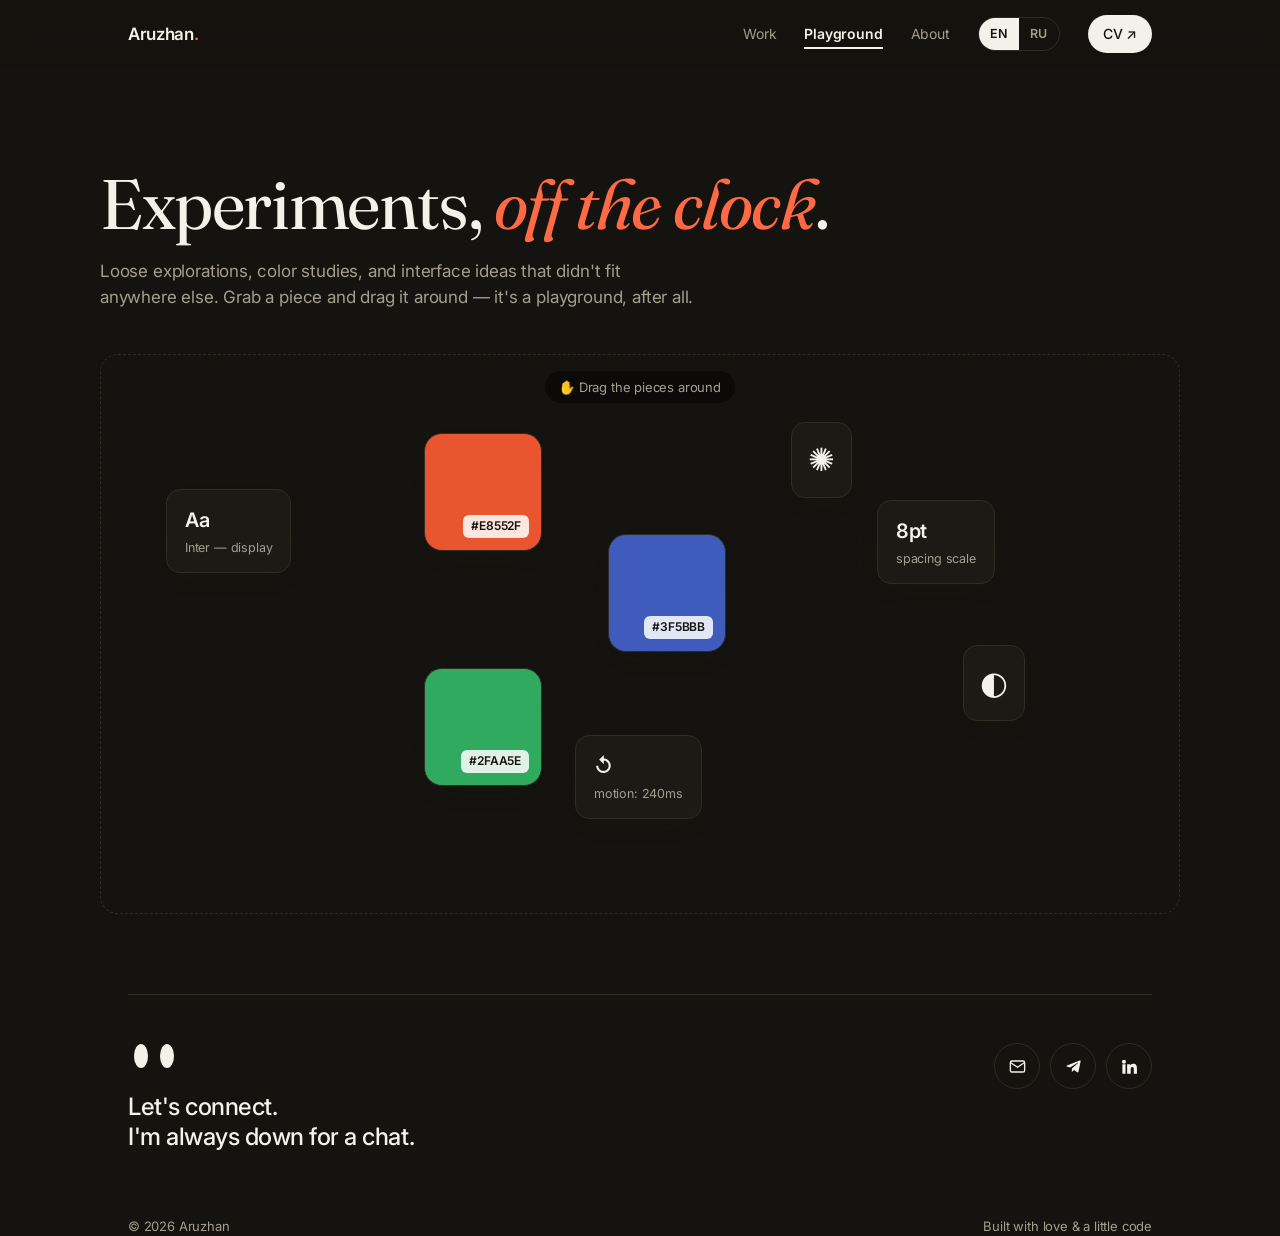
<file: playground.html>
<!DOCTYPE html>
<html lang="en">
<head>
<meta charset="UTF-8" />
<meta name="viewport" content="width=device-width, initial-scale=1.0" />
<title>Playground — Aruzhan</title>
<meta name="description" content="Loose explorations, color studies, and UI ideas — off the clock." />
<link rel="preconnect" href="https://fonts.googleapis.com" />
<link rel="preconnect" href="https://fonts.gstatic.com" crossorigin />
<link href="https://fonts.googleapis.com/css2?family=Inter:opsz,wght@14..32,400;14..32,500;14..32,600;14..32,700&family=Fraunces:ital,opsz,wght@0,9..144,400;0,9..144,500;1,9..144,400;1,9..144,500&display=swap" rel="stylesheet" />
<link rel="stylesheet" href="styles.css" />
<script>(function(){try{document.documentElement.lang=localStorage.getItem('lang')||'en';}catch(e){}})();</script>
</head>
<body>

<nav id="nav">
  <div class="nav-inner">
    <a href="index.html" class="brand">Aruzhan<span class="dot">.</span></a>
    <div class="nav-links">
      <a href="index.html" data-i18n="nav.work">Work</a>
      <a href="playground.html" class="active" data-i18n="nav.playground">Playground</a>
      <a href="about.html" data-i18n="nav.about">About</a>
      <div class="lang-switch">
        <button type="button" data-lang="en">EN</button>
        <button type="button" data-lang="ru">RU</button>
      </div>
      <a href="resume.pdf" target="_blank" rel="noopener" class="cv" data-i18n="nav.cv">CV ↗</a>
    </div>
  </div>
</nav>

<header class="pg-hero wrap">
  <h1 class="reveal" data-i18n="pg.h1">Experiments, <em>off the clock</em>.</h1>
  <p class="reveal" data-i18n="pg.p">Loose explorations, color studies, and interface ideas that didn't fit anywhere else. Grab a piece and drag it around — it's a playground, after all.</p>
</header>

<main class="pg-section wrap">
  <div class="pg-canvas reveal" id="pgCanvas">
    <div class="pg-hint"><span data-i18n="pg.hint">✋ Drag the pieces around</span></div>
  </div>
</main>

<footer class="wrap">
  <div class="foot-top reveal">
    <div>
      <div class="foot-eyes" aria-hidden="true">
        <svg width="52" height="26" viewBox="0 0 52 26" fill="currentColor"><ellipse cx="13" cy="13" rx="7" ry="12"/><ellipse cx="39" cy="13" rx="7" ry="12"/></svg>
      </div>
      <p class="foot-msg" data-i18n="foot.msg">Let's connect.<br>I'm always down for a chat.</p>
    </div>
    <div class="foot-icons">
      <a href="mailto:dzhmnklva@gmail.com" aria-label="Email"><svg viewBox="0 0 24 24" fill="none" stroke="currentColor" stroke-width="1.7"><rect x="3" y="5" width="18" height="14" rx="2"/><path d="M3 7l9 6 9-6"/></svg></a>
      <a href="https://t.me/dzhmnklva" target="_blank" rel="noopener" aria-label="Telegram"><svg viewBox="0 0 24 24" fill="currentColor"><path d="M9.78 18.65l.28-4.23 7.68-6.92c.34-.31-.07-.46-.52-.19L7.74 13.3 3.64 12c-.88-.25-.89-.86.2-1.3l15.97-6.16c.73-.33 1.43.18 1.15 1.3l-2.72 12.81c-.19.91-.74 1.13-1.5.71L12.6 16.3l-1.99 1.93c-.23.23-.42.42-.83.42z"/></svg></a>
      <a href="https://www.linkedin.com/in/%D0%B0%D1%80%D1%83%D0%B6%D0%B0%D0%BD-%D0%B4%D0%B6%D0%B0%D0%BC%D0%B0%D0%BD%D0%BA%D1%83%D0%BB%D0%BE%D0%B2%D0%B0-1654aa2b6/" target="_blank" rel="noopener" aria-label="LinkedIn"><svg viewBox="0 0 24 24" fill="currentColor"><path d="M4.98 3.5A2.5 2.5 0 1 1 5 8.5a2.5 2.5 0 0 1 0-5zM3 9h4v12H3zM9 9h3.8v1.7h.05c.53-1 1.83-2.05 3.77-2.05 4.03 0 4.78 2.65 4.78 6.1V21h-4v-5.4c0-1.3 0-2.95-1.8-2.95s-2.08 1.4-2.08 2.85V21H9z"/></svg></a>
    </div>
  </div>
  <div class="foot-bottom">
    <span>© 2026 Aruzhan</span>
    <span data-i18n="foot.built">Built with love &amp; a little code</span>
  </div>
</footer>

<script src="main.js"></script>
</body>
</html>
</file>
<file: styles.css>
/* ============ Aruzhan — Portfolio (xhulia.com-style) ============ */
:root {
  --bg: #14130f;
  --bg-2: #1d1b16;
  --ink: #f4f1ea;
  --soft: #a49e91;
  --line: #302c25;
  --accent: #ff6a45;
  --accent-soft: #3a241c;
  --card: #1c1a15;
  --nav-bg: rgba(20, 19, 15, .72);
  --hint-bg: rgba(0, 0, 0, .45);
  --radius: 18px;
  --maxw: 1080px;
}
* { margin: 0; padding: 0; box-sizing: border-box; }
html { scroll-behavior: smooth; }
body {
  font-family: 'Inter', system-ui, sans-serif;
  background: var(--bg); color: var(--ink);
  line-height: 1.55; letter-spacing: -0.011em;
  -webkit-font-smoothing: antialiased; overflow-x: hidden;
}
::selection { background: var(--accent); color: #fff; }
a { color: inherit; text-decoration: none; }
em { font-style: italic; }
.wrap { max-width: var(--maxw); margin: 0 auto; padding: 0 28px; }

/* ---------- NAV ---------- */
nav {
  position: fixed; top: 0; left: 0; right: 0; z-index: 100;
  backdrop-filter: blur(12px); background: var(--nav-bg);
  border-bottom: 1px solid transparent; transition: border-color .3s;
}
nav.scrolled { border-color: var(--line); }
.nav-inner { max-width: var(--maxw); margin: 0 auto; padding: 15px 28px; display: flex; align-items: center; justify-content: space-between; }
.brand { font-size: 17px; font-weight: 600; letter-spacing: -0.02em; }
.brand .dot { color: var(--accent); }
.nav-links { display: flex; align-items: center; gap: 28px; }
.nav-links a { font-size: 14px; color: var(--soft); transition: color .2s; }
.nav-links a:hover, .nav-links a.active { color: var(--ink); }
.nav-links a.active { font-weight: 600; }
.nav-links a.cv { background: var(--ink); color: var(--bg); padding: 8px 15px; border-radius: 999px; font-weight: 500; transition: background .2s, transform .2s; }
.nav-links a.cv:hover { background: var(--accent); color: #fff; transform: translateY(-1px); }
@media (max-width: 640px) { .nav-links a:not(.cv) { display: none; } }

/* ---------- HERO (landing) ---------- */
header.hero { position: relative; padding: 130px 0 8px; text-align: center; }
.hero-inner { position: relative; z-index: 3; max-width: 760px; margin: 0 auto; pointer-events: none; }
header.hero > .wrap { position: relative; z-index: 3; pointer-events: none; }
.hero-inner a, .hero-inner button { pointer-events: auto; }
.hello { display: inline-flex; align-items: center; gap: 10px; font-size: clamp(16px, 2vw, 21px); color: var(--soft); font-weight: 500; margin-bottom: 20px; }
.hello .avatar { width: 40px; height: 40px; border-radius: 50%; overflow: hidden; border: 1.5px solid var(--card); background: #fbe7df; box-shadow: 0 4px 12px -4px rgba(40,30,15,.3); flex: none; }
.hello .avatar svg { width: 56px; height: 56px; margin: -7px 0 0 -8px; display: block; }
.hello .wave { display: inline-block; animation: wave 2.4s ease-in-out infinite; transform-origin: 70% 70%; }
@keyframes wave { 0%,60%,100%{transform:rotate(0)} 10%{transform:rotate(16deg)} 20%{transform:rotate(-8deg)} 30%{transform:rotate(16deg)} 40%{transform:rotate(-4deg)} 50%{transform:rotate(10deg)} }
.hero h1 { font-family: 'Fraunces', Georgia, serif; font-weight: 400; font-size: clamp(40px, 7vw, 82px); line-height: 1.04; letter-spacing: -0.02em; }
.hero h1 em { font-style: italic; }
.hero h1 .dot { color: var(--accent); font-style: normal; }
.hero .current { margin-top: 28px; font-size: clamp(15px, 1.8vw, 18px); color: var(--soft); max-width: 50ch; margin-left: auto; margin-right: auto; }
.hero .current b { color: var(--ink); font-weight: 600; }
/* falling-pill tray (below the hero copy, so pills never overlap text) */
.pill-tray-label { margin-top: 34px; font-size: 12px; letter-spacing: .16em; text-transform: uppercase; color: var(--soft); font-weight: 600; display: flex; align-items: center; justify-content: center; gap: 9px; }
.pill-tray-label .grab { font-size: 14px; }
.pill-field { position: relative; height: 300px; margin-top: 18px; z-index: 1; pointer-events: none; overflow: hidden; }
@media (min-width: 821px) {
  header.hero { min-height: 100vh; padding: 0 0 14vh; display: flex; flex-direction: column; justify-content: center; }
  .pill-field { position: absolute; left: 0; right: 0; top: 62px; bottom: 26px; height: auto; margin-top: 0; }
}
.pill { position: absolute; pointer-events: auto; display: inline-flex; align-items: center; gap: 8px; font-size: 15px; font-weight: 600; letter-spacing: 0; color: #1e1a14; padding: 11px 20px; border-radius: 999px; cursor: grab; white-space: nowrap; user-select: none; will-change: transform; box-shadow: 0 10px 26px -14px rgba(40,30,15,.5); opacity: 0; }
.pill:active { cursor: grabbing; }
.pill.dragging { z-index: 60 !important; }
.pill .pi { font-size: 14px; }
@media (max-width: 720px) { .pill { font-size: 13px; padding: 9px 16px; } }

.float { animation: float 4.5s ease-in-out infinite; }
@keyframes float { 0%,100%{transform:translateY(0)} 50%{transform:translateY(-9px)} }

/* ---------- PROJECTS ---------- */
.projects { padding: 56px 0 40px; }
.proj-head { display: flex; align-items: center; gap: 14px; font-size: 12.5px; text-transform: uppercase; letter-spacing: .18em; color: var(--soft); font-weight: 600; margin-bottom: 8px; }
.proj-head::before { content: ''; width: 22px; height: 1px; background: var(--accent); }
.work-list { margin-top: 4px; }
.proj { padding: 52px 0; border-top: 1px solid var(--line); }
.proj:last-child { border-bottom: 1px solid var(--line); }
.proj-head-row { display: flex; align-items: flex-start; justify-content: space-between; gap: 20px; }
.proj-meta { display: flex; align-items: baseline; gap: 14px; flex-wrap: wrap; }
.proj-meta .name { font-size: clamp(26px, 3.2vw, 38px); font-weight: 600; letter-spacing: -0.03em; }
.proj-meta .kind { font-size: 14px; color: var(--soft); }
.proj-meta .yr { font-size: 14px; color: var(--soft); }
.cs-btn { flex: none; display: inline-flex; align-items: center; gap: 8px; font-size: 14px; font-weight: 500; color: var(--ink); border: 1px solid var(--line); padding: 9px 16px; border-radius: 999px; transition: background .2s, color .2s, border-color .2s; }
.cs-btn span { transition: transform .2s; }
.cs-btn:hover { background: var(--ink); color: var(--bg); border-color: var(--ink); }
.cs-btn:hover span { transform: translateX(3px); }
.proj .subtitle { font-size: clamp(17px, 2vw, 21px); color: var(--ink); margin: 14px 0 16px; max-width: 52ch; line-height: 1.45; }
.benefits { display: flex; flex-wrap: wrap; gap: 8px; margin-bottom: 26px; }
.benefits span { font-size: 13px; color: var(--soft); background: var(--bg-2); border: 1px solid var(--line); padding: 6px 12px; border-radius: 999px; }

/* project cover image (real Figma screenshot) */
.proj-cover { border-radius: var(--radius); border: 1px solid var(--line); overflow: hidden; aspect-ratio: 16 / 9; background: var(--bg-2); }
.proj-cover img { width: 100%; height: 100%; object-fit: cover; display: block; transition: transform .5s cubic-bezier(.2,.7,.3,1); }
.proj:hover .proj-cover img { transform: scale(1.03); }

/* horizontal draggable gallery */
.gallery-wrap { position: relative; }
.gallery { display: flex; gap: 18px; overflow-x: auto; padding: 6px 2px 16px; cursor: grab; scroll-snap-type: x proximity; scrollbar-width: none; user-select: none; -webkit-user-select: none; touch-action: pan-x; }
.gallery::-webkit-scrollbar { height: 0; display: none; }
.gallery.dragging { cursor: grabbing; scroll-snap-type: none; }
.gallery.dragging .shot, .gallery.dragging .pshot { pointer-events: none; }
.gallery img { -webkit-user-drag: none; user-drag: none; }
.shot { flex: 0 0 auto; width: clamp(280px, 42vw, 470px); aspect-ratio: 16/10; border-radius: var(--radius); border: 1px solid var(--line); overflow: hidden; display: grid; place-items: center; scroll-snap-align: start; }
.shot .mock { max-width: 78%; height: auto; pointer-events: none; }
.drag-badge { position: absolute; left: 0; top: 0; transform: translate(-50%, -50%) scale(.6); background: var(--ink); color: var(--bg); font-size: 13px; font-weight: 600; padding: 9px 15px; border-radius: 999px; pointer-events: none; opacity: 0; transition: opacity .2s, transform .2s; z-index: 5; display: inline-flex; gap: 6px; white-space: nowrap; }
.drag-badge.on { opacity: 1; transform: translate(-50%, -50%) scale(1); }

/* ---------- ABOUT page ---------- */
.about-hero { padding: 168px 0 10px; }
.about-hero h1 { font-family: 'Fraunces', Georgia, serif; font-size: clamp(32px, 5.2vw, 62px); font-weight: 400; letter-spacing: -0.02em; line-height: 1.08; max-width: 18ch; }
.about-hero h1 em { font-style: italic; color: var(--accent); }
.about-hero .sub { margin-top: 18px; font-size: 17px; color: var(--soft); }
.about-socials { margin-top: 16px; display: flex; gap: 10px; flex-wrap: wrap; }
.about-socials a { font-size: 14px; color: var(--soft); border: 1px solid var(--line); padding: 6px 14px; border-radius: 999px; transition: color .2s, border-color .2s; }
.about-socials a:hover { color: var(--ink); border-color: var(--ink); }
.about-body { padding: 140px 0 56px; display: grid; grid-template-columns: 1.4fr .9fr; gap: 60px; align-items: start; }
@media (max-width: 860px) { .about-body { grid-template-columns: 1fr; gap: 40px; } }
.about-body .lede p { font-size: clamp(17px, 2vw, 21px); line-height: 1.6; }
.about-body .lede p + p { margin-top: 20px; }
.about-body .lede b { font-weight: 600; }
.about-body .lede em { color: var(--accent); }
.panel { background: var(--card); border: 1px solid var(--line); border-radius: var(--radius); padding: 24px; }
.panel + .panel { margin-top: 16px; }
.panel h4 { font-size: 12.5px; text-transform: uppercase; letter-spacing: .13em; color: var(--soft); margin-bottom: 14px; }
.skill-row { display: flex; justify-content: space-between; padding: 10px 0; border-top: 1px solid var(--line); font-size: 15px; }
.skill-row:first-of-type { border-top: none; }
.skill-row span:last-child { color: var(--soft); }
.tag { font-size: 12.5px; color: var(--soft); border: 1px solid var(--line); padding: 4px 11px; border-radius: 999px; }
.tools { display: flex; flex-wrap: wrap; gap: 8px; }

/* ---------- CASE STUDY page ---------- */
.cs { padding: 96px 0 0; text-align: center; }
.cs-back { display: block; text-align: left; font-size: 14px; color: var(--soft); margin-bottom: 28px; transition: color .2s; }
.cs-back:hover { color: var(--ink); }
.cs-icon { width: 76px; height: 76px; border-radius: 20px; margin: 0 auto 26px; display: grid; place-items: center; font-size: 36px; box-shadow: 0 16px 36px -16px rgba(40,30,15,.4); }
.cs-eyebrow { font-size: 13px; letter-spacing: .04em; color: var(--soft); font-weight: 500; margin-bottom: 14px; }
.cs-title { font-family: 'Fraunces', Georgia, serif; font-weight: 400; font-size: clamp(32px, 5.4vw, 64px); line-height: 1.06; letter-spacing: -0.02em; margin: 0 auto; }
.cs-grid { text-align: left; display: grid; grid-template-columns: 1.5fr 1fr; gap: 56px; margin: 64px 0 8px; padding-top: 44px; border-top: 1px solid var(--line); }
@media (max-width: 820px) { .cs-grid { grid-template-columns: 1fr; gap: 34px; } }
.cs-label { font-size: 12px; text-transform: uppercase; letter-spacing: .14em; color: var(--accent); font-weight: 600; margin-bottom: 14px; }
.cs-intro p { font-size: clamp(17px, 2vw, 20px); line-height: 1.6; color: var(--ink); }
.cs-intro p + p { margin-top: 16px; }
.cs-meta-block + .cs-meta-block { margin-top: 24px; }
.cs-chips { display: flex; flex-wrap: wrap; gap: 8px; }
.cs-chip { font-size: 13px; color: var(--ink); background: var(--card); border: 1px solid var(--line); padding: 6px 13px; border-radius: 999px; }
.psr { text-align: left; display: grid; grid-template-columns: repeat(3, 1fr); gap: 18px; margin: 56px 0; }
@media (max-width: 820px) { .psr { grid-template-columns: 1fr; } }
.psr-card { background: var(--card); border: 1px solid var(--line); border-radius: var(--radius); padding: 26px; }
.psr-card h3 { font-family: 'Fraunces', Georgia, serif; font-weight: 400; font-size: 24px; margin-bottom: 12px; }
.psr-card p { font-size: 15px; color: var(--soft); line-height: 1.55; }
.cs-metrics { text-align: left; margin: 56px 0; }
.cs-metrics-label { margin-bottom: 20px; }
.cs-metrics-grid { display: grid; grid-template-columns: repeat(4, 1fr); gap: 18px; }
.cs-metric { background: var(--card); border: 1px solid var(--line); border-radius: var(--radius); padding: 26px 24px; }
.cs-metric-n { font-family: 'Fraunces', Georgia, serif; font-weight: 500; font-size: clamp(34px, 4vw, 46px); line-height: 1; letter-spacing: -0.01em; color: var(--accent); }
.cs-metric-l { font-size: 14px; color: var(--soft); line-height: 1.4; margin-top: 12px; }
@media (max-width: 820px) { .cs-metrics-grid { grid-template-columns: repeat(2, 1fr); } }
@media (max-width: 480px) { .cs-metrics-grid { grid-template-columns: 1fr; } }
.cs-gallery-label { display: flex; align-items: center; gap: 16px; margin: 30px 0 22px; color: var(--soft); }
.cs-gallery-label::before, .cs-gallery-label::after { content: ''; height: 1px; background: var(--line); flex: 1; }
.cs-gallery-label span { font-size: 13px; letter-spacing: .04em; }
.cs-shots .shot { width: clamp(300px, 56vw, 560px); aspect-ratio: 16/10; }
.cs-next { display: flex; align-items: center; justify-content: space-between; gap: 16px; margin-top: 30px; padding-top: 36px; border-top: 1px solid var(--line); }
.cs-next span { font-size: 12.5px; text-transform: uppercase; letter-spacing: .16em; color: var(--soft); font-weight: 600; }
.cs-next a { font-family: 'Fraunces', Georgia, serif; font-size: clamp(24px, 4vw, 40px); transition: color .2s; }
.cs-next a:hover { color: var(--accent); }

/* ---------- PLAYGROUND page ---------- */
.pg-hero { padding: 168px 0 8px; }
.pg-hero h1 { font-family: 'Fraunces', Georgia, serif; font-size: clamp(38px, 6vw, 70px); font-weight: 400; letter-spacing: -0.02em; line-height: 1.05; }
.pg-hero h1 em { font-style: italic; color: var(--accent); }
.pg-hero p { margin-top: 16px; font-size: 17px; color: var(--soft); max-width: 54ch; }
.pg-section { padding: 36px 0 80px; }
.pg-canvas { position: relative; height: 560px; border: 1px dashed var(--line); border-radius: var(--radius); background: radial-gradient(circle at 1px 1px, rgba(0,0,0,.06) 1px, transparent 0); background-size: 26px 26px; overflow: hidden; touch-action: none; user-select: none; }
.pg-hint { position: absolute; top: 16px; left: 50%; transform: translateX(-50%); font-size: 13px; color: var(--soft); background: var(--hint-bg); padding: 6px 14px; border-radius: 999px; pointer-events: none; z-index: 1; display: inline-flex; gap: 8px; align-items: center; }
.chip { position: absolute; background: var(--card); border: 1px solid var(--line); border-radius: 14px; padding: 15px 18px; cursor: grab; box-shadow: 0 10px 30px -18px rgba(40,30,15,.4); transition: box-shadow .2s; will-change: transform; }
.chip:active { cursor: grabbing; }
.chip.dragging { box-shadow: 0 24px 50px -20px rgba(40,30,15,.5); z-index: 50 !important; }
.chip .k { font-size: 20px; font-weight: 600; letter-spacing: -.02em; }
.chip .s { font-size: 12.5px; color: var(--soft); margin-top: 2px; }
.chip.color { width: 118px; height: 118px; border-radius: 18px; display: grid; place-items: end; padding: 12px; }
.chip.color .hexv { font-size: 12px; font-weight: 600; background: rgba(255,255,255,.85); padding: 2px 8px; border-radius: 6px; color: #17150f; }
.chip.emoji { font-size: 32px; padding: 12px 16px; }
.chip.pill { border-radius: 999px; font-size: 14px; font-weight: 500; }

/* ---------- shared section header ---------- */
.eyebrow { font-size: 12.5px; text-transform: uppercase; letter-spacing: .16em; color: var(--accent); font-weight: 600; display: inline-flex; align-items: center; gap: 10px; }
.eyebrow::before { content: ''; width: 22px; height: 1px; background: var(--accent); }
.section-head { margin-bottom: 40px; }
.sec-h { font-family: 'Fraunces', Georgia, serif; font-weight: 400; font-size: clamp(28px, 4.4vw, 48px); letter-spacing: -0.02em; line-height: 1.08; margin-top: 12px; max-width: 20ch; }

/* ---------- IMPACT STATS ---------- */
.impact { padding: 72px 0; }
.impact .eyebrow { margin-bottom: 26px; }
.stat-grid { display: grid; grid-template-columns: repeat(4, 1fr); gap: 1px; background: var(--line); border: 1px solid var(--line); border-radius: var(--radius); overflow: hidden; }
@media (max-width: 680px) { .stat-grid { grid-template-columns: repeat(2, 1fr); } }
.stat { background: var(--bg); padding: 34px 26px; text-align: center; }
.stat .num { font-family: 'Fraunces', Georgia, serif; font-weight: 400; font-size: clamp(38px, 5.5vw, 62px); letter-spacing: -0.02em; line-height: 1; }
.stat .num .sfx { color: var(--accent); }
.stat .lbl { font-size: 14px; color: var(--soft); margin-top: 8px; }

/* ---------- TESTIMONIALS ---------- */
.quotes { padding: 72px 0; }
.quote-grid { display: grid; grid-template-columns: repeat(3, 1fr); gap: 20px; }
@media (max-width: 860px) { .quote-grid { grid-template-columns: 1fr; } }
.qcard { background: var(--card); border: 1px solid var(--line); border-radius: var(--radius); padding: 28px; display: flex; flex-direction: column; gap: 16px; transition: transform .3s cubic-bezier(.2,.7,.3,1), box-shadow .3s; }
.qcard:hover { transform: translateY(-5px); box-shadow: 0 22px 46px -26px rgba(40,30,15,.3); }
.qcard .mark { font-family: 'Fraunces', Georgia, serif; font-size: 52px; line-height: .3; color: var(--accent); height: 20px; }
.qcard p { font-size: 17px; line-height: 1.5; color: var(--ink); }
.who { display: flex; align-items: center; gap: 12px; margin-top: auto; }
.ava { width: 44px; height: 44px; border-radius: 50%; display: grid; place-items: center; color: #fff; font-weight: 600; font-size: 15px; flex: none; }
.who b { display: block; font-size: 15px; }
.who span { font-size: 13px; color: var(--soft); }

/* ---------- SERVICES + CTA ---------- */
.services { padding: 72px 0 48px; }
.svc-grid { display: grid; grid-template-columns: repeat(3, 1fr); gap: 20px; margin-bottom: 44px; }
@media (max-width: 860px) { .svc-grid { grid-template-columns: 1fr; } }
.svc { background: var(--card); border: 1px solid var(--line); border-radius: var(--radius); padding: 28px; transition: transform .3s cubic-bezier(.2,.7,.3,1), box-shadow .3s; }
.svc:hover { transform: translateY(-5px); box-shadow: 0 22px 46px -26px rgba(40,30,15,.3); }
.svc-ic { width: 48px; height: 48px; border-radius: 13px; display: grid; place-items: center; font-size: 22px; background: var(--accent-soft); color: var(--accent); margin-bottom: 18px; }
.svc h3 { font-size: 20px; font-weight: 600; letter-spacing: -0.02em; margin-bottom: 8px; }
.svc p { font-size: 15px; color: var(--soft); line-height: 1.5; }
.svc-tag { margin-top: 16px; font-size: 13px; color: var(--accent); font-weight: 600; }
.cta-wrap { position: relative; border-radius: 26px; }
.cta-glow { position: absolute; inset: -6% -2%; z-index: 0; pointer-events: none; filter: blur(22px); opacity: .5;
  background:
    radial-gradient(60% 130% at 12% 25%, rgba(255,106,69,.7), transparent 62%),
    radial-gradient(55% 130% at 92% 80%, rgba(120,132,255,.55), transparent 62%),
    radial-gradient(50% 110% at 62% 8%, rgba(255,196,120,.5), transparent 60%); }
.cta-band { position: relative; z-index: 1; display: flex; align-items: center; justify-content: space-between; gap: 24px; flex-wrap: wrap; background: rgba(255,255,255,.07); backdrop-filter: blur(26px) saturate(1.6); -webkit-backdrop-filter: blur(26px) saturate(1.6); border: 1px solid rgba(255,255,255,.22); color: var(--ink); border-radius: 26px; padding: 40px 44px; box-shadow: inset 0 1px 0 rgba(255,255,255,.14), 0 30px 70px -34px rgba(0,0,0,.75); }
.cta-band h3 { font-family: 'Fraunces', Georgia, serif; font-weight: 400; font-size: clamp(24px, 3.4vw, 36px); letter-spacing: -0.02em; }
.cta-band p { color: var(--soft); margin-top: 10px; font-size: 15px; max-width: 46ch; }
.btn-accent { background: var(--accent); color: #fff; }
.btn-accent:hover { transform: translateY(-2px); filter: brightness(1.05); }

/* ---------- FOOTER ---------- */
footer { padding: 96px 0 40px; }
.foot-top { border-top: 1px solid var(--line); padding-top: 48px; display: flex; align-items: flex-start; justify-content: space-between; gap: 24px; flex-wrap: wrap; }
.foot-eyes { font-size: 22px; letter-spacing: 6px; color: var(--ink); margin-bottom: 14px; }
.foot-msg { font-size: clamp(18px, 2.2vw, 24px); font-weight: 500; letter-spacing: -0.02em; line-height: 1.25; }
.foot-icons { display: flex; gap: 10px; }
.foot-icons a { width: 46px; height: 46px; border-radius: 50%; border: 1px solid var(--line); display: grid; place-items: center; color: var(--ink); transition: background .2s, color .2s, transform .2s; }
.foot-icons a:hover { background: var(--ink); color: var(--bg); transform: translateY(-3px); }
.foot-icons svg { width: 19px; height: 19px; }
.foot-name { font-family: 'Fraunces', Georgia, serif; font-weight: 400; font-size: clamp(72px, 21vw, 280px); line-height: .82; letter-spacing: -0.03em; margin: 38px 0 8px; color: var(--ink); user-select: none; }
.foot-name em { font-style: italic; color: var(--accent); }
.foot-cta { border-top: 1px solid var(--line); padding-top: 60px; }
.foot-label { font-size: 12.5px; text-transform: uppercase; letter-spacing: .18em; color: var(--soft); font-weight: 600; margin-bottom: 18px; }
.foot-cta h2 { font-size: clamp(32px, 6vw, 64px); font-weight: 600; letter-spacing: -0.035em; line-height: 1.05; max-width: 16ch; }
.foot-cta h2 a { color: var(--accent); text-decoration: underline; text-decoration-thickness: 2px; text-underline-offset: 6px; }
.foot-actions { margin-top: 30px; display: flex; gap: 12px; flex-wrap: wrap; }
.btn { display: inline-flex; align-items: center; gap: 9px; font-size: 15px; font-weight: 500; padding: 13px 22px; border-radius: 999px; transition: transform .2s, background .2s, color .2s, border-color .2s; }
.btn-primary { background: var(--ink); color: var(--bg); }
.btn-primary:hover { background: var(--accent); color: #fff; transform: translateY(-2px); }
.btn-ghost { color: var(--ink); border: 1px solid var(--line); }
.btn-ghost:hover { border-color: var(--ink); }
.btn .arrow { transition: transform .2s; }
.btn:hover .arrow { transform: translate(3px,-3px); }
.foot-bottom { margin-top: 64px; display: flex; justify-content: space-between; gap: 16px; flex-wrap: wrap; font-size: 13px; color: var(--soft); }

/* reveal */
.reveal { opacity: 0; transform: translateY(22px); transition: opacity .7s ease, transform .7s cubic-bezier(.2,.7,.3,1); }
.reveal.in { opacity: 1; transform: none; }

/* ============ ANIMATIONS ============ */
/* staggered hero entrance */
.hero-inner .reveal:nth-child(1) { transition-delay: .05s; }
.hero-inner .reveal:nth-child(2) { transition-delay: .16s; }
.hero-inner .reveal:nth-child(3) { transition-delay: .28s; }
.hero-inner .reveal:nth-child(4) { transition-delay: .40s; }

/* squiggle draws itself in */
.hero .tagline em .squiggle path { stroke-dasharray: 320; stroke-dashoffset: 320; }
.hero .tagline.in em .squiggle path { animation: squiggle-draw 1s cubic-bezier(.6,0,.4,1) .8s forwards; }
@keyframes squiggle-draw { to { stroke-dashoffset: 0; } }

/* animated nav underline */
.nav-links a:not(.cv) { position: relative; }
.nav-links a:not(.cv)::after { content: ''; position: absolute; left: 0; right: 0; bottom: -4px; height: 1.5px; background: var(--ink); transform: scaleX(0); transform-origin: left; transition: transform .3s cubic-bezier(.2,.7,.3,1); }
.nav-links a:not(.cv):hover::after, .nav-links a.active::after { transform: scaleX(1); }

/* scroll progress bar */
.progress { position: fixed; top: 0; left: 0; height: 2px; width: 0; background: var(--accent); z-index: 200; }

/* magnetic + tilt helpers */
.magnetic { transition: transform .25s cubic-bezier(.2,.7,.3,1); }
.proj-thumb { transform-style: preserve-3d; }

/* gentle pulse on project link arrow */
.proj-link:hover { color: var(--accent); }

/* language switcher */
.lang-switch { display: inline-flex; align-items: center; border: 1px solid var(--line); border-radius: 999px; overflow: hidden; }
.lang-switch button { border: 0; background: transparent; color: var(--soft); font: inherit; font-size: 12.5px; font-weight: 600; letter-spacing: .04em; padding: 6px 11px; cursor: pointer; transition: background .2s, color .2s; }
.lang-switch button:hover { color: var(--ink); }
.lang-switch button.active { background: var(--ink); color: var(--bg); }

/* trusted-by strip */
.trusted { padding: 44px 0 8px; text-align: center; }
.trusted-label { font-size: 12px; text-transform: uppercase; letter-spacing: .16em; color: var(--soft); font-weight: 600; }
.trusted .logos { display: flex; flex-wrap: wrap; justify-content: center; align-items: center; gap: 14px 40px; margin-top: 22px; }
.trusted .logos span { font-family: 'Fraunces', Georgia, serif; font-size: clamp(18px, 2.4vw, 26px); font-weight: 500; letter-spacing: -0.01em; color: var(--soft); opacity: .6; transition: opacity .25s, color .25s, transform .25s; }
.trusted .logos span:hover { opacity: 1; color: var(--ink); transform: translateY(-2px); }

/* intro overlay */
.intro { position: fixed; inset: 0; z-index: 999; background: var(--bg); display: grid; place-items: center; }
.no-intro .intro { display: none; }
.intro-name { font-family: 'Fraunces', Georgia, serif; font-weight: 400; font-size: clamp(52px, 12vw, 130px); letter-spacing: -0.03em; color: var(--ink); opacity: 0; transform: translateY(22px); }
.intro-name .dot { color: var(--accent); }
.intro.play .intro-name { animation: introName .8s cubic-bezier(.2,.7,.3,1) .1s forwards; }
.intro.play { animation: introUp .85s cubic-bezier(.7,0,.2,1) 1s forwards; }
@keyframes introName { to { opacity: 1; transform: none; } }
@keyframes introUp { to { transform: translateY(-100%); } }

/* respect reduced-motion */
@media (prefers-reduced-motion: reduce) {
  *, *::before, *::after { animation: none !important; transition: none !important; }
  .reveal { opacity: 1 !important; transform: none !important; }
  .float { animation: none !important; }
  .hero .tagline em .squiggle path { stroke-dashoffset: 0 !important; }
  .intro { display: none !important; }
}

/* clickable project card + case-study cover */
.proj-link-card { display: block; color: inherit; text-decoration: none; cursor: pointer; }
.proj-link-card .cs-btn { pointer-events: none; }
.proj-link-card:hover .name { color: var(--accent); }
.cs-cover { border-radius: var(--radius); border: 1px solid var(--line); overflow: hidden; margin-top: 8px; background: var(--bg-2); }
.cs-cover img { width: 100%; height: auto; display: block; }

/* case-study real screen shots */
.cs-shot { border-radius: var(--radius); border: 1px solid var(--line); overflow: hidden; margin-top: 16px; background: var(--bg-2); }
.cs-shot img { width: 100%; height: auto; display: block; }

/* real product logos on cards + case studies */
.proj-head-left { display: flex; align-items: center; gap: 14px; }
.proj-logo { width: 40px; height: 40px; border-radius: 11px; flex: none; box-shadow: 0 4px 12px -4px rgba(0,0,0,.5); }
.cs-icon-img { background: none !important; padding: 0; overflow: hidden; }
.cs-icon-img img { width: 100%; height: 100%; object-fit: cover; border-radius: 20px; }

/* smaller multi-shot preview strip on project cards */
.preview { gap: 14px; }
.preview .pshot { flex: 0 0 auto; width: clamp(230px, 30vw, 330px); aspect-ratio: 16 / 10; border-radius: 14px; border: 1px solid var(--line); overflow: hidden; background: var(--bg-2); scroll-snap-align: start; }
.preview .pshot img { width: 100%; height: 100%; object-fit: cover; object-position: top left; display: block; }
/* portrait (mobile) projects — phone-shaped thumbs + gallery grid */
.preview.preview-mobile .pshot { width: clamp(150px, 21vw, 196px); aspect-ratio: 1080 / 2340; border-radius: 20px; }
.preview.preview-mobile .pshot img { object-fit: cover; object-position: top center; }
.cs-mobile-grid { display: grid; grid-template-columns: repeat(auto-fill, minmax(230px, 1fr)); gap: 20px; margin-top: 6px; }
.cs-shot.cs-shot-tall { margin-top: 0; border-radius: 22px; }
.cs-shot.cs-shot-tall img { width: 100%; height: auto; display: block; }

/* mobile "showcase": a web-sized banner holding three phones per row */
.cs-showcase { margin-top: 18px; border-radius: var(--radius); border: 1px solid var(--line); overflow: hidden;
  background:
    radial-gradient(120% 90% at 50% -20%, color-mix(in srgb, var(--acc, #6a4fe0) 30%, transparent), transparent 60%),
    linear-gradient(160deg, color-mix(in srgb, var(--acc, #6a4fe0) 16%, var(--bg-2)) 0%, var(--bg-2) 65%); }
.cs-showcase + .cs-showcase { margin-top: 22px; }
.cs-showcase-row { display: flex; gap: clamp(14px, 3.4vw, 44px); justify-content: center; align-items: flex-end;
  padding: clamp(26px, 5vw, 60px) clamp(16px, 4vw, 44px) 0; }
.cs-phone { flex: 0 1 30%; max-width: 30%; border-radius: 24px 24px 0 0; overflow: hidden;
  box-shadow: 0 30px 70px -24px rgba(0,0,0,.65), 0 2px 0 rgba(255,255,255,.05) inset;
  border: 1px solid rgba(255,255,255,.07); border-bottom: none; }
.cs-phone img { width: 100%; height: auto; display: block; }
@media (max-width: 560px) { .cs-showcase-row { gap: 8px; padding: 20px 10px 0; } .cs-phone { border-radius: 14px 14px 0 0; } }

/* project name meaning line */
.proj-meaning { font-size: clamp(15px, 1.7vw, 17px); color: var(--soft); margin: 10px 0 2px; line-height: 1.4; }
.proj-meaning b { color: var(--accent); font-weight: 600; }
.cs-meaning { font-size: 15px; color: var(--soft); margin: 14px auto 0; max-width: 62ch; line-height: 1.5; }
.cs-meaning b { color: var(--ink); font-weight: 600; }

/* AI badge + live-site link */
.proj-badge { display: inline-block; font-size: 11px; font-weight: 700; letter-spacing: .05em; color: #fff; background: #7c3aed; padding: 2px 9px; border-radius: 999px; vertical-align: middle; }
.cs-eyebrow .proj-badge { font-size: 10px; }
.cs-live { display: inline-flex; align-items: center; gap: 6px; margin-top: 20px; font-size: 14px; font-weight: 500; color: #fff; background: var(--accent); padding: 11px 20px; border-radius: 999px; transition: filter .2s, transform .2s; }
.cs-live:hover { transform: translateY(-2px); filter: brightness(1.06); }
</file>
